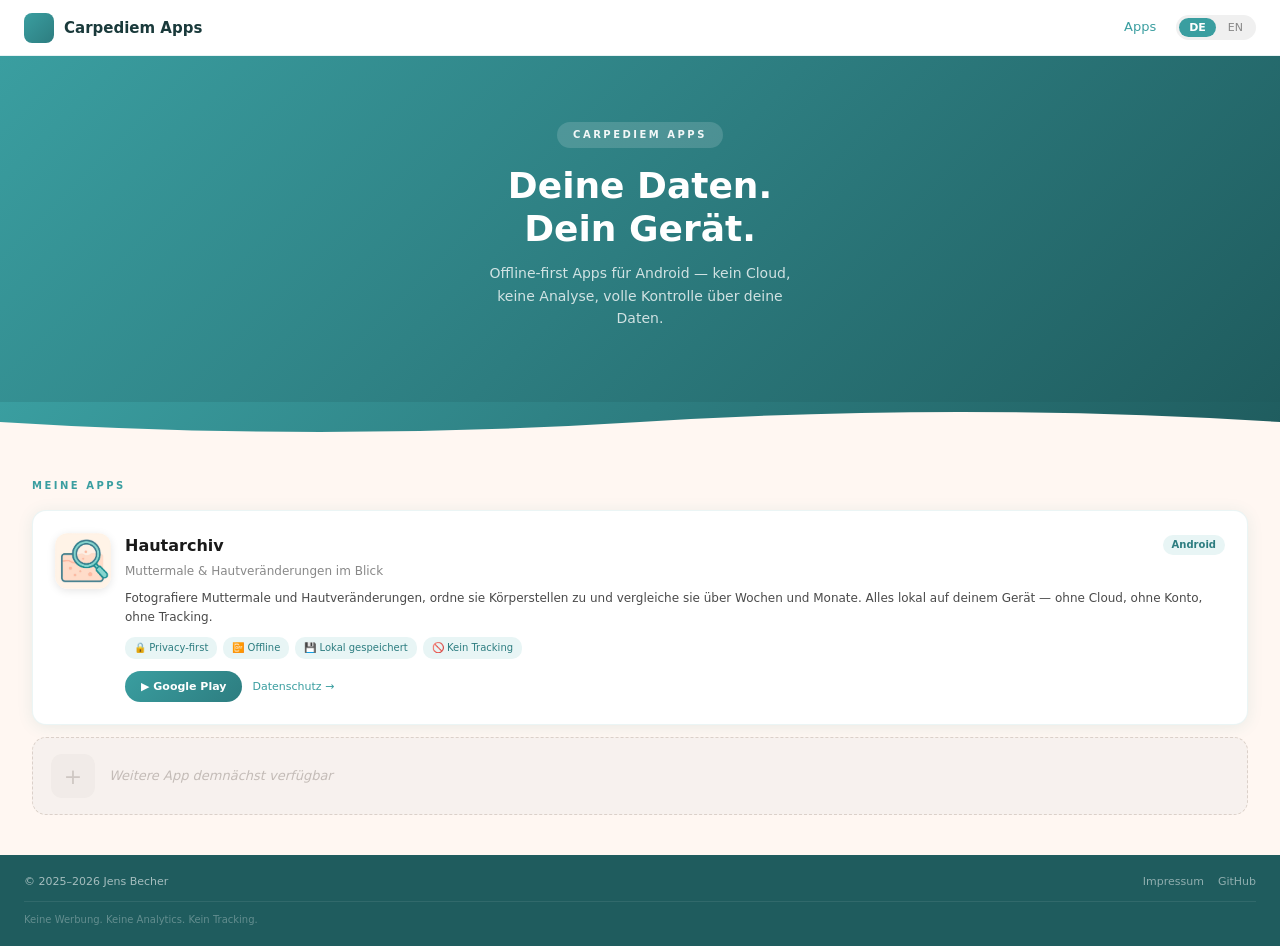
<file: index.html>
<!DOCTYPE html>
<html lang="de" data-lang="de">
<head>
  <meta charset="UTF-8" />
  <meta name="viewport" content="width=device-width, initial-scale=1.0" />
  <meta name="description" content="Carpediem Apps — useful Android apps by Jens Becher, built to last." />
  <title>Carpediem Apps</title>
  <link rel="icon" type="image/png" href="assets/icons/skinlog.png" />
  <link rel="apple-touch-icon" href="assets/icons/skinlog.png" />
  <meta name="theme-color" content="#3A9EA0" />
  <!-- Open Graph / Social preview -->
  <meta property="og:type" content="website" />
  <meta property="og:site_name" content="Carpediem Apps" />
  <meta property="og:title" content="Carpediem Apps" />
  <meta property="og:description" content="Offline-first Apps für Android — kein Cloud, keine Analyse, volle Kontrolle über deine Daten." />
  <meta property="og:url" content="https://carpediem74.github.io/" />
  <meta property="og:image" content="https://carpediem74.github.io/feature-graphic.png" />
  <meta name="twitter:card" content="summary_large_image" />
  <meta name="twitter:title" content="Carpediem Apps" />
  <meta name="twitter:description" content="Offline-first Apps für Android — kein Cloud, keine Analyse, volle Kontrolle über deine Daten." />
  <meta name="twitter:image" content="https://carpediem74.github.io/feature-graphic.png" />
  <link rel="stylesheet" href="assets/style.css" />
</head>
<body>

  <nav class="nav">
    <a class="nav-logo" href="#top">
      <div class="nav-logo-icon"></div>
      <span class="nav-logo-text">Carpediem Apps</span>
    </a>
    <div class="nav-right">
      <a class="nav-link" href="#apps">Apps</a>
      <div class="lang-toggle">
        <button class="lang-btn active" data-lang="de">DE</button>
        <button class="lang-btn" data-lang="en">EN</button>
      </div>
    </div>
  </nav>

  <section id="top" class="hero">
    <p class="hero-badge">CARPEDIEM APPS</p>
    <h1 class="hero-title">
      <span class="lang-de">Deine Daten.<br>Dein Gerät.</span>
      <span class="lang-en">Your data.<br>Your device.</span>
    </h1>
    <p class="hero-subtitle">
      <span class="lang-de">Offline-first Apps für Android — kein Cloud, keine Analyse, volle Kontrolle über deine Daten.</span>
      <span class="lang-en">Offline-first apps for Android — no cloud, no analytics, full control over your data.</span>
    </p>
  </section>

  <div class="wave-wrap" aria-hidden="true">
    <svg viewBox="0 0 1200 40" xmlns="http://www.w3.org/2000/svg"
         preserveAspectRatio="none" style="display:block;width:100%;height:40px">
      <path d="M0,20 Q300,40 600,20 Q900,0 1200,20 L1200,40 L0,40 Z" fill="#FFF7F2"/>
    </svg>
  </div>

  <section id="apps" class="apps-section">
    <p class="section-label">
      <span class="lang-de">MEINE APPS</span>
      <span class="lang-en">MY APPS</span>
    </p>

    <div class="app-card">
      <a href="skinlog/" aria-label="Hautarchiv App-Seite öffnen">
        <img class="app-icon" src="assets/icons/skinlog.png" alt="Hautarchiv" />
      </a>
      <div class="app-info">
        <div class="app-name-row">
          <span class="app-name">Hautarchiv</span>
          <span class="platform-badge">Android</span>
        </div>
        <p class="app-tagline">
          <span class="lang-de">Muttermale &amp; Hautveränderungen im Blick</span>
          <span class="lang-en">Moles &amp; skin changes at a glance</span>
        </p>
        <p class="app-desc">
          <span class="lang-de">Fotografiere Muttermale und Hautveränderungen, ordne sie Körperstellen zu und vergleiche sie über Wochen und Monate. Alles lokal auf deinem Gerät — ohne Cloud, ohne Konto, ohne Tracking.</span>
          <span class="lang-en">Photograph moles and skin changes, assign them to body areas and compare them over weeks and months. Everything local on your device — no cloud, no account, no tracking.</span>
        </p>
        <div class="privacy-badges">
          <span class="privacy-badge">🔒 Privacy-first</span>
          <span class="privacy-badge">📴 Offline</span>
          <span class="privacy-badge">
            <span class="lang-de">💾 Lokal gespeichert</span>
            <span class="lang-en">💾 Local storage</span>
          </span>
          <span class="privacy-badge">
            <span class="lang-de">🚫 Kein Tracking</span>
            <span class="lang-en">🚫 No tracking</span>
          </span>
        </div>
        <div class="app-actions">
          <a class="btn-play" href="https://play.google.com/store/apps/details?id=com.skinlog.skinlog" target="_blank" rel="noopener" aria-label="Hautarchiv on Google Play">
            ▶ Google Play
          </a>
          <a class="privacy-link" href="skinlog/privacy.html">
            <span class="lang-de">Datenschutz →</span>
            <span class="lang-en">Privacy →</span>
          </a>
        </div>
      </div>
    </div>

    <div class="app-placeholder">
      <div class="placeholder-icon">+</div>
      <p class="placeholder-text">
        <span class="lang-de">Weitere App demnächst verfügbar</span>
        <span class="lang-en">More apps coming soon</span>
      </p>
    </div>
  </section>

  <footer class="footer">
    <div class="footer-top">
      <span class="footer-copy">&copy; 2025–2026 Jens Becher</span>
      <div class="footer-links">
        <a href="skinlog/impressum.html">
          <span class="lang-de">Impressum</span>
          <span class="lang-en">Legal</span>
        </a>
        <a href="https://github.com/carpediem74" target="_blank" rel="noopener">GitHub</a>
      </div>
    </div>
    <p class="footer-tagline">
      <span class="lang-de">Keine Werbung. Keine Analytics. Kein Tracking.</span>
      <span class="lang-en">No ads. No analytics. No tracking.</span>
    </p>
  </footer>

  <script src="assets/i18n.js"></script>
</body>
</html>
</file>
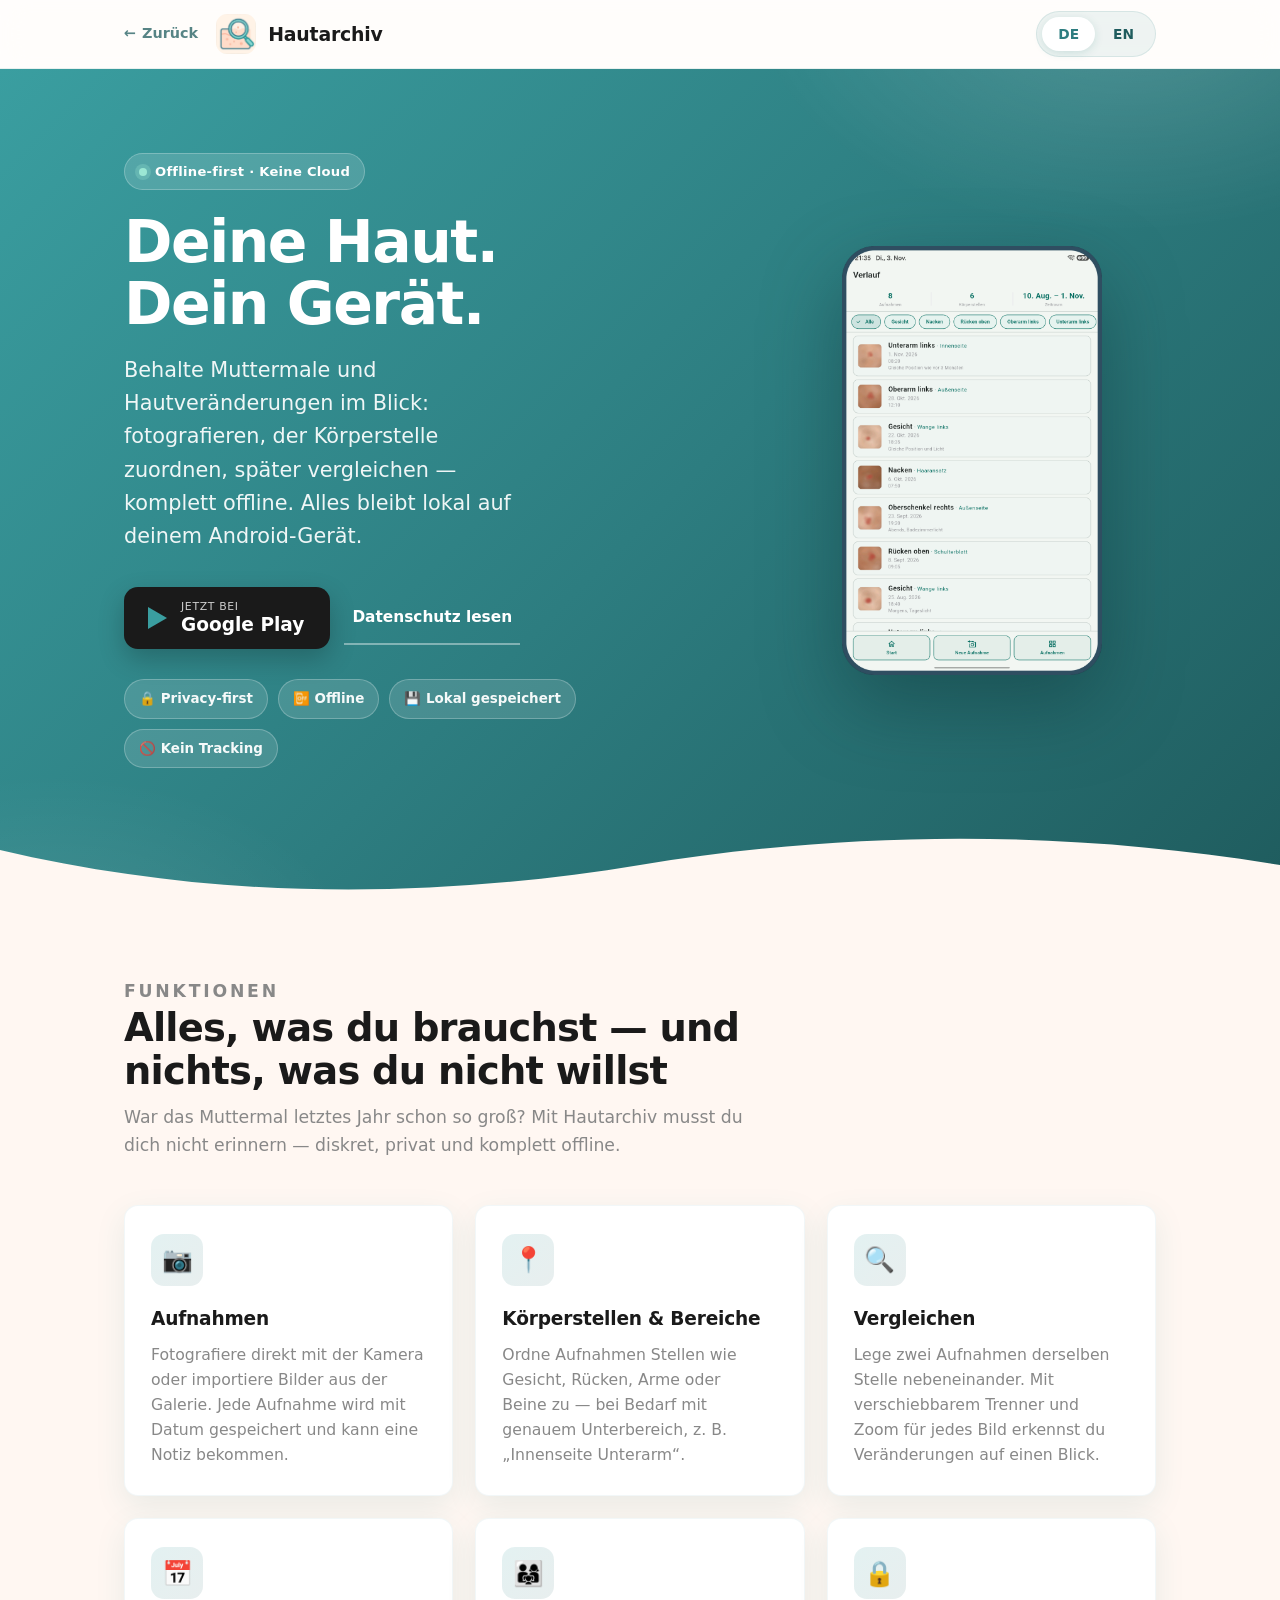
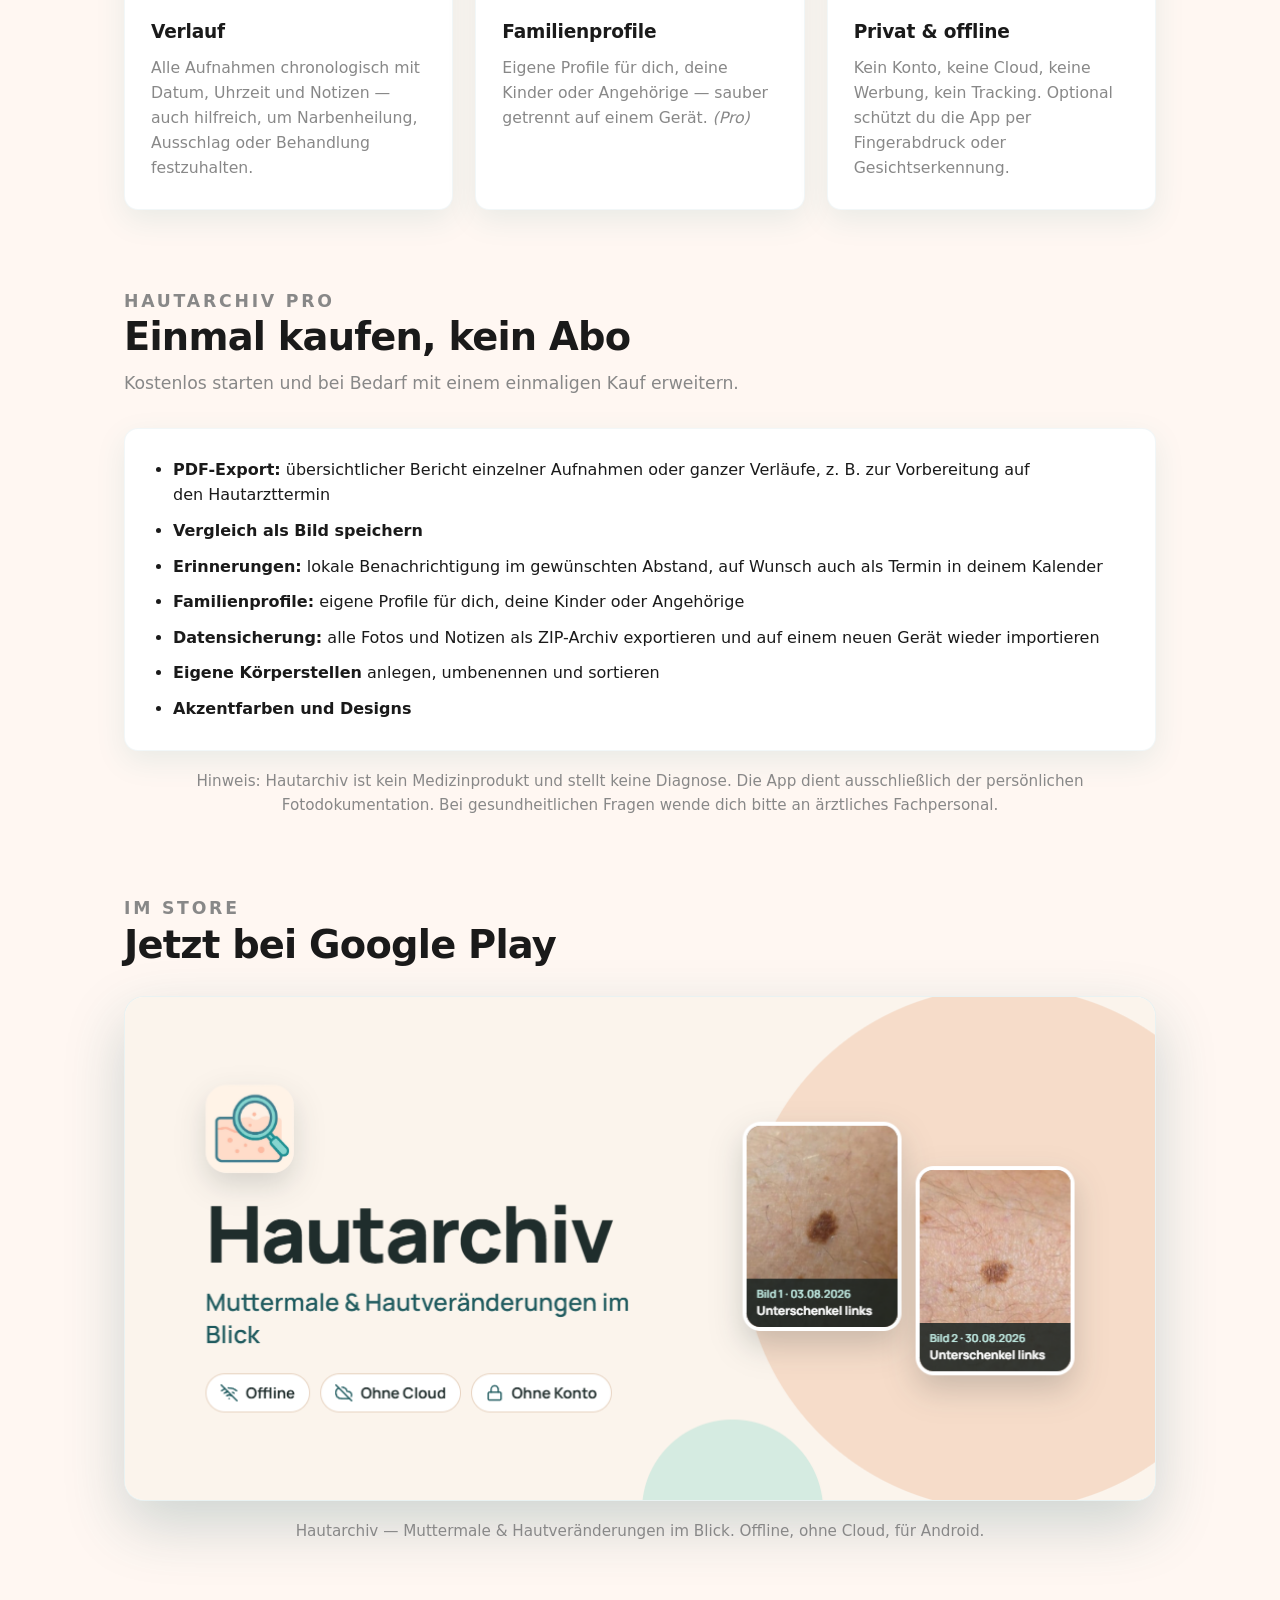
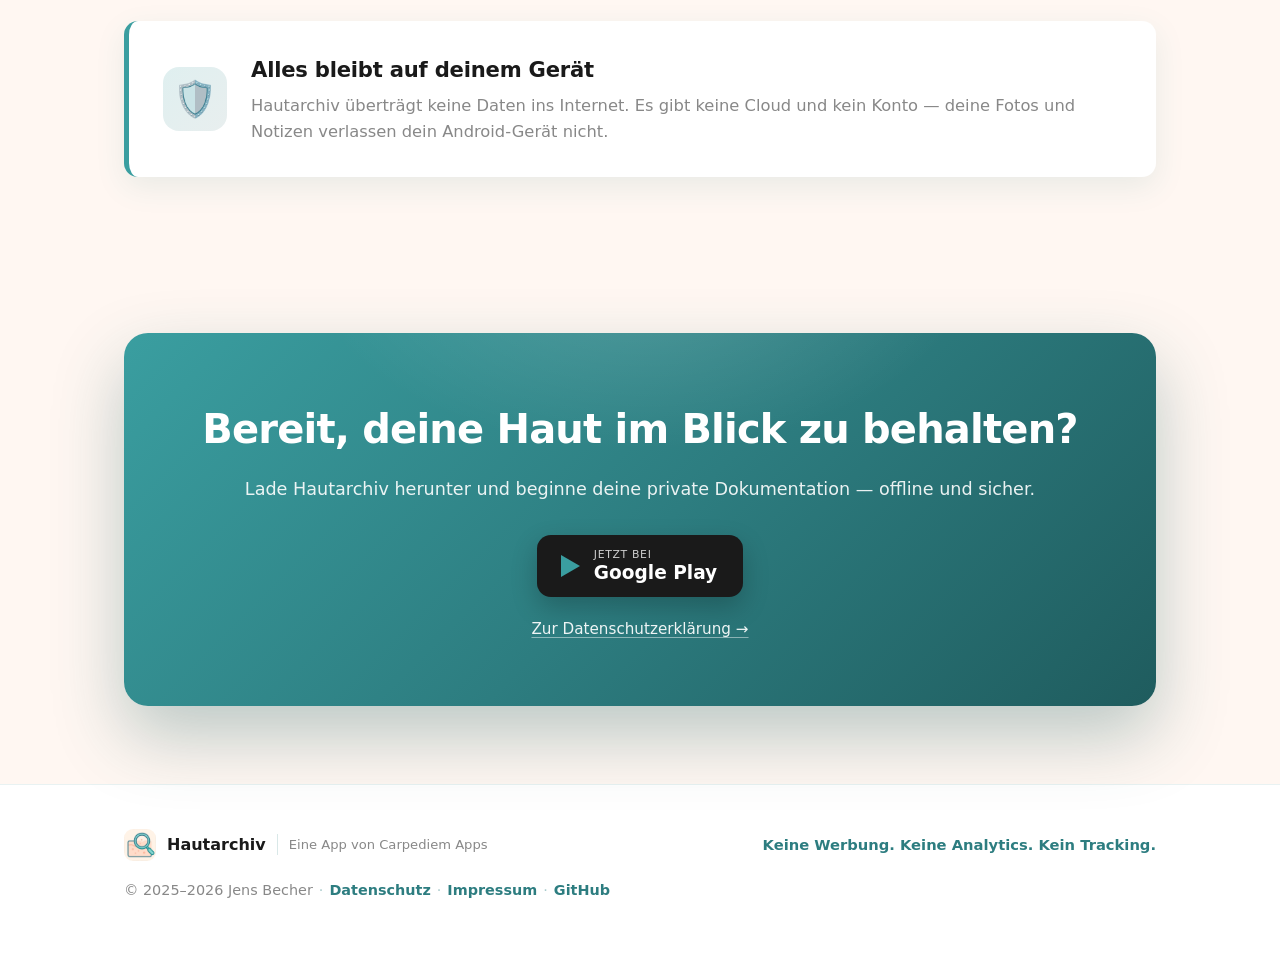
<file: skinlog/index.html>
<!DOCTYPE html>
<html lang="de" data-lang="de">
<head>
<meta charset="UTF-8">
<meta name="viewport" content="width=device-width, initial-scale=1.0">
<title>Hautarchiv — Muttermale &amp; Hautveränderungen privat dokumentieren</title>
<meta name="description" content="Hautarchiv (früher SkinLog) — Muttermale und Hautveränderungen fotografieren, zuordnen und vergleichen. Fotos und Notizen bleiben lokal auf deinem Android-Gerät. Keine Cloud, kein Konto, kein Tracking.">
<link rel="icon" type="image/png" href="../assets/icons/skinlog.png">
<link rel="apple-touch-icon" href="../assets/icons/skinlog.png">
<meta name="theme-color" content="#3A9EA0">
<!-- Open Graph / Social preview -->
<meta property="og:type" content="website">
<meta property="og:site_name" content="Carpediem Apps">
<meta property="og:title" content="Hautarchiv — Muttermale &amp; Hautveränderungen privat dokumentieren">
<meta property="og:description" content="Fotos und Notizen bleiben lokal auf deinem Android-Gerät. Keine Cloud, kein Konto, kein Tracking.">
<meta property="og:url" content="https://carpediem74.github.io/skinlog/">
<meta property="og:image" content="https://carpediem74.github.io/feature-graphic.png">
<meta name="twitter:card" content="summary_large_image">
<meta name="twitter:title" content="Hautarchiv — Muttermale &amp; Hautveränderungen privat dokumentieren">
<meta name="twitter:description" content="Fotos und Notizen bleiben lokal auf deinem Android-Gerät. Keine Cloud, kein Konto, kein Tracking.">
<meta name="twitter:image" content="https://carpediem74.github.io/feature-graphic.png">
<style>
  :root{
    --teal-primary:#3A9EA0;
    --teal-dark:#2D7D80;
    --teal-deep:#1F5C5E;
    --cream:#FFF7F2;
    --white:#FFFFFF;
    --text-primary:#1A1A1A;
    --text-muted:#888888;
    --card-shadow:0 10px 30px rgba(42,125,128,0.10);
    --card-shadow-hover:0 18px 44px rgba(42,125,128,0.18);
    --radius:14px;
    --maxw:1080px;
    --font:system-ui,-apple-system,"Segoe UI",Roboto,Helvetica,Arial,sans-serif;
  }

  *{box-sizing:border-box;}
  html,body{margin:0;padding:0;}
  body{
    font-family:var(--font);
    color:var(--text-primary);
    background:var(--cream);
    line-height:1.6;
    -webkit-font-smoothing:antialiased;
    text-rendering:optimizeLegibility;
  }

  /* i18n visibility */
  [data-lang="de"] .lang-en{display:none !important;}
  [data-lang="en"] .lang-de{display:none !important;}

  img{max-width:100%;display:block;}
  a{color:inherit;}

  .wrap{
    width:100%;
    max-width:var(--maxw);
    margin:0 auto;
    padding:0 24px;
  }

  /* ---------- NAV ---------- */
  nav{
    position:sticky;
    top:0;
    z-index:50;
    background:rgba(255,255,255,0.78);
    backdrop-filter:saturate(180%) blur(14px);
    -webkit-backdrop-filter:saturate(180%) blur(14px);
    border-bottom:1px solid rgba(42,125,128,0.10);
  }
  .nav-inner{
    display:flex;
    align-items:center;
    justify-content:space-between;
    gap:16px;
    height:68px;
  }
  .brand{
    display:flex;
    align-items:center;
    gap:12px;
    font-weight:700;
    font-size:1.18rem;
    letter-spacing:-0.01em;
  }
  .brand-mark{
    width:40px;height:40px;
    border-radius:11px;
    overflow:hidden;
    flex:0 0 auto;
    background:transparent;
  }
  .brand-mark img{width:100%;height:100%;object-fit:contain;filter:drop-shadow(0 5px 12px rgba(31,92,94,0.45)) drop-shadow(0 2px 4px rgba(31,92,94,0.32));}

  .lang-toggle{
    display:inline-flex;
    align-items:center;
    padding:5px;
    gap:2px;
    background:rgba(42,125,128,0.08);
    border-radius:999px;
    border:1px solid rgba(42,125,128,0.12);
  }
  .lang-toggle button{
    appearance:none;
    border:none;
    background:transparent;
    font:inherit;
    font-weight:600;
    font-size:0.86rem;
    color:var(--teal-deep);
    padding:6px 16px;
    border-radius:999px;
    cursor:pointer;
    transition:background .18s ease,color .18s ease,box-shadow .18s ease;
  }
  .lang-toggle button[aria-pressed="true"]{
    background:var(--white);
    color:var(--teal-dark);
    box-shadow:0 2px 8px rgba(42,125,128,0.18);
  }

  /* ---------- HERO ---------- */
  .hero{
    position:relative;
    background:linear-gradient(135deg,var(--teal-primary) 0%,var(--teal-dark) 52%,var(--teal-deep) 100%);
    color:var(--white);
    padding:84px 0 132px;
    overflow:hidden;
  }
  .hero::before{
    content:"";
    position:absolute;
    inset:0;
    background:
      radial-gradient(620px 380px at 88% -8%,rgba(255,255,255,0.16),transparent 60%),
      radial-gradient(520px 320px at 4% 108%,rgba(255,255,255,0.10),transparent 60%);
    pointer-events:none;
  }
  .hero .wrap{position:relative;z-index:1;}
  .hero-grid{
    display:grid;
    grid-template-columns:1.25fr 0.75fr;
    gap:48px;
    align-items:center;
  }
  .hero-badge{
    display:inline-flex;
    align-items:center;
    gap:8px;
    font-size:0.82rem;
    font-weight:600;
    letter-spacing:0.02em;
    padding:7px 14px;
    border-radius:999px;
    background:rgba(255,255,255,0.14);
    border:1px solid rgba(255,255,255,0.24);
    margin-bottom:22px;
  }
  .hero-badge .dot{width:8px;height:8px;border-radius:50%;background:#9be7d4;box-shadow:0 0 0 4px rgba(155,231,212,0.25);}
  .hero h1{
    font-size:clamp(2.3rem,6vw,3.65rem);
    line-height:1.06;
    letter-spacing:-0.025em;
    margin:0 0 18px;
    font-weight:800;
    text-wrap:balance;
  }
  .hero .subtitle{
    font-size:clamp(1.05rem,2.2vw,1.3rem);
    color:rgba(255,255,255,0.92);
    max-width:30ch;
    margin:0 0 34px;
    text-wrap:pretty;
  }
  .hero-actions{display:flex;flex-wrap:wrap;gap:14px;align-items:center;}

  .hero-chips{
    display:flex;
    flex-wrap:wrap;
    gap:10px;
    margin-top:30px;
  }
  .chip{
    display:inline-flex;
    align-items:center;
    gap:7px;
    font-size:0.84rem;
    font-weight:600;
    padding:8px 14px;
    border-radius:999px;
    background:rgba(255,255,255,0.13);
    border:1px solid rgba(255,255,255,0.24);
    color:rgba(255,255,255,0.95);
    white-space:nowrap;
  }

  .hero-shot{justify-self:center;width:260px;}
  .hero-shot img{
    width:100%;height:auto;
    filter:drop-shadow(0 30px 40px rgba(13,52,53,0.45));
  }

  /* ---------- WAVE ---------- */
  .wave{
    display:block;
    width:100%;
    height:90px;
    margin-top:-90px;
    position:relative;
    z-index:2;
    color:var(--cream);
  }

  /* ---------- SECTIONS ---------- */
  section.block{padding:78px 0;}
  .section-head{max-width:640px;margin:0 0 46px;}
  .eyebrow{
    text-transform:uppercase;
    letter-spacing:0.16em;
    font-size:0.76rem;
    font-weight:700;
    color:var(--teal-primary);
    margin:0 0 12px;
  }
  .section-head h2{
    font-size:clamp(1.7rem,3.6vw,2.4rem);
    line-height:1.12;
    letter-spacing:-0.02em;
    margin:0 0 12px;
    font-weight:800;
    text-wrap:balance;
  }
  .section-head p{
    font-size:1.08rem;
    color:var(--text-muted);
    margin:0;
    text-wrap:pretty;
  }

  /* ---------- FEATURES ---------- */
  .features{
    display:grid;
    grid-template-columns:repeat(3,1fr);
    gap:22px;
  }
  .card{
    background:var(--white);
    border-radius:var(--radius);
    box-shadow:var(--card-shadow);
    padding:28px 26px;
    border:1px solid rgba(42,125,128,0.06);
    transition:transform .22s ease,box-shadow .22s ease;
  }
  .card:hover{transform:translateY(-4px);box-shadow:var(--card-shadow-hover);}
  .card .ic{
    width:52px;height:52px;
    border-radius:13px;
    display:flex;align-items:center;justify-content:center;
    font-size:1.55rem;
    background:linear-gradient(135deg,rgba(58,158,160,0.14),rgba(31,92,94,0.10));
    margin-bottom:18px;
  }
  .card h3{
    font-size:1.16rem;
    margin:0 0 8px;
    font-weight:700;
    letter-spacing:-0.01em;
  }
  .card p{margin:0;color:var(--text-muted);font-size:0.98rem;text-wrap:pretty;}

  .pro-list{margin:0;padding-left:22px;color:var(--text-primary);}
  .pro-list li{margin-bottom:10px;text-wrap:pretty;}
  .pro-list li:last-child{margin-bottom:0;}

  /* ---------- SHOWCASE / FEATURE GRAPHIC ---------- */
  .showcase-frame{
    border-radius:20px;
    overflow:hidden;
    box-shadow:0 24px 60px rgba(31,92,94,0.22);
    border:1px solid rgba(42,125,128,0.10);
    background:var(--white);
    line-height:0;
  }
  .showcase-frame img{width:100%;height:auto;display:block;}
  .showcase-caption{
    text-align:center;
    color:var(--text-muted);
    font-size:0.95rem;
    margin:18px 0 0;
  }

  /* ---------- PRIVACY BANNER ---------- */
  .privacy-banner{
    background:var(--white);
    border-left:5px solid var(--teal-primary);
    border-radius:var(--radius);
    box-shadow:var(--card-shadow);
    padding:32px 34px;
    display:flex;
    gap:24px;
    align-items:center;
  }
  .privacy-banner .pb-ic{
    font-size:2.2rem;
    flex:0 0 auto;
    width:64px;height:64px;
    border-radius:16px;
    display:flex;align-items:center;justify-content:center;
    background:linear-gradient(135deg,rgba(58,158,160,0.16),rgba(31,92,94,0.10));
  }
  .privacy-banner h3{margin:0 0 6px;font-size:1.32rem;font-weight:800;letter-spacing:-0.01em;}
  .privacy-banner p{margin:0;color:var(--text-muted);font-size:1.02rem;text-wrap:pretty;}

  /* ---------- CTA ---------- */
  .cta{
    background:linear-gradient(135deg,var(--teal-primary) 0%,var(--teal-dark) 52%,var(--teal-deep) 100%);
    border-radius:24px;
    color:#fff;
    text-align:center;
    padding:64px 32px;
    position:relative;
    overflow:hidden;
    box-shadow:0 30px 70px rgba(31,92,94,0.30);
  }
  .cta::before{
    content:"";position:absolute;inset:0;
    background:radial-gradient(560px 320px at 50% -20%,rgba(255,255,255,0.16),transparent 60%);
    pointer-events:none;
  }
  .cta-inner{position:relative;z-index:1;}
  .cta h2{
    font-size:clamp(1.8rem,4vw,2.5rem);
    margin:0 0 14px;
    font-weight:800;
    letter-spacing:-0.02em;
    text-wrap:balance;
  }
  .cta p{font-size:1.1rem;color:rgba(255,255,255,0.9);margin:0 0 32px;text-wrap:pretty;}

  /* Buttons */
  .btn-play{
    display:inline-flex;
    align-items:center;
    gap:14px;
    background:#1A1A1A;
    color:#fff;
    text-decoration:none;
    padding:14px 26px 14px 22px;
    border-radius:14px;
    transition:transform .18s ease,box-shadow .18s ease,background .18s ease;
    box-shadow:0 10px 26px rgba(0,0,0,0.22);
  }
  .btn-play:hover{transform:translateY(-2px);background:#000;box-shadow:0 16px 34px rgba(0,0,0,0.30);}
  .btn-play .tri{
    width:0;height:0;
    border-style:solid;
    border-width:11px 0 11px 19px;
    border-color:transparent transparent transparent #3A9EA0;
    margin-left:2px;
  }
  .btn-play .pt{text-align:left;line-height:1.15;}
  .btn-play .pt small{display:block;font-size:0.68rem;letter-spacing:0.06em;opacity:0.78;text-transform:uppercase;}
  .btn-play .pt b{font-size:1.16rem;font-weight:700;}

  .link-privacy{
    display:inline-block;
    margin-top:20px;
    color:rgba(255,255,255,0.92);
    font-size:0.95rem;
    text-decoration:underline;
    text-underline-offset:3px;
    text-decoration-color:rgba(255,255,255,0.45);
  }
  .link-privacy:hover{text-decoration-color:#fff;}

  /* hero secondary link */
  .hero-actions .ghost{
    color:#fff;text-decoration:none;font-weight:600;font-size:0.96rem;
    padding:13px 8px;
    border-bottom:2px solid rgba(255,255,255,0.4);
  }
  .hero-actions .ghost:hover{border-bottom-color:#fff;}

  /* ---------- FOOTER ---------- */
  footer{
    background:var(--white);
    border-top:1px solid rgba(42,125,128,0.10);
    padding:44px 0 52px;
    margin-top:78px;
  }
  .footer-inner{
    display:flex;
    flex-wrap:wrap;
    gap:18px 28px;
    align-items:center;
    justify-content:space-between;
  }
  .footer-brand{display:flex;align-items:center;gap:11px;font-weight:700;flex-wrap:wrap;}
  .footer-brand .brand-mark{width:32px;height:32px;border-radius:9px;}
  .footer-family{font-weight:500;font-size:0.82rem;color:var(--text-muted);padding-left:11px;border-left:1px solid rgba(42,125,128,0.18);}
  footer .meta{color:var(--text-muted);font-size:0.9rem;display:flex;flex-wrap:wrap;align-items:center;gap:6px;}
  footer .meta .sep{color:rgba(42,125,128,0.4);}
  footer .meta a{color:var(--teal-dark);text-decoration:none;font-weight:600;}
  footer .meta a:hover{text-decoration:underline;}
  .footer-tagline{
    color:var(--teal-dark);
    font-weight:600;
    font-size:0.92rem;
  }

  /* ---------- RESPONSIVE ---------- */
  @media (max-width:860px){
    .hero-grid{grid-template-columns:1fr;gap:40px;}
    .hero-shot{width:200px;}
    .features{grid-template-columns:repeat(2,1fr);}
    .hero{padding:64px 0 120px;}
  }
  @media (max-width:560px){
    .features{grid-template-columns:1fr;}
    .privacy-banner{flex-direction:column;align-items:flex-start;gap:16px;}
    section.block{padding:56px 0;}
    .nav-inner{height:62px;}
    .brand{font-size:1.06rem;}
    .cta{padding:48px 22px;}
    .footer-inner{flex-direction:column;align-items:flex-start;}
  }
  @media (max-width:360px){
    .wrap{padding:0 16px;}
    .lang-toggle button{padding:6px 12px;}
  }
</style>
</head>
<body>

  <!-- NAV -->
  <nav>
    <div class="wrap nav-inner">
      <div style="display:flex;align-items:center;gap:18px;">
        <a href="../" aria-label="Zurück zur Übersicht" style="display:inline-flex;align-items:center;gap:6px;font-size:0.9rem;font-weight:600;color:var(--teal-deep);text-decoration:none;opacity:0.75;transition:opacity .18s ease;" onmouseover="this.style.opacity='1'" onmouseout="this.style.opacity='0.75'">← <span class="lang-de">Zurück</span><span class="lang-en">Back</span></a>
        <div class="brand">
          <span class="brand-mark"><img src="../assets/icons/skinlog.png" alt="Hautarchiv"></span>
          <span>Hautarchiv</span>
        </div>
      </div>
      <div class="lang-toggle" role="group" aria-label="Sprache / Language">
        <button id="btn-de" data-set-lang="de" aria-pressed="true">DE</button>
        <button id="btn-en" data-set-lang="en" aria-pressed="false">EN</button>
      </div>
    </div>
  </nav>

  <!-- HERO -->
  <header class="hero">
    <div class="wrap">
      <div class="hero-grid">
        <div class="hero-copy">
          <span class="hero-badge">
            <span class="dot"></span>
            <span class="lang-de">Offline-first · Keine Cloud</span>
            <span class="lang-en">Offline-first · No cloud</span>
          </span>
          <h1>
            <span class="lang-de">Deine Haut.<br>Dein Gerät.</span>
            <span class="lang-en">Your skin.<br>Your device.</span>
          </h1>
          <p class="subtitle">
            <span class="lang-de">Behalte Muttermale und Hautveränderungen im Blick: fotografieren, der Körperstelle zuordnen, später vergleichen — komplett offline. Alles bleibt lokal auf deinem Android-Gerät.</span>
            <span class="lang-en">Keep an eye on moles and skin changes: photograph, assign to a body area, compare later — fully offline. Everything stays local on your Android device.</span>
          </p>
          <div class="hero-actions">
            <a class="btn-play" href="https://play.google.com/store/apps/details?id=com.skinlog.skinlog" target="_blank" rel="noopener" aria-label="Google Play">
              <span class="tri"></span>
              <span class="pt">
                <small><span class="lang-de">Jetzt bei</span><span class="lang-en">Get it on</span></small>
                <b>Google Play</b>
              </span>
            </a>
            <a class="ghost" href="privacy.html">
              <span class="lang-de">Datenschutz lesen</span>
              <span class="lang-en">Read privacy policy</span>
            </a>
          </div>

          <div class="hero-chips">
            <span class="chip">🔒 Privacy-first</span>
            <span class="chip">📴 Offline</span>
            <span class="chip">
              <span class="lang-de">💾 Lokal gespeichert</span>
              <span class="lang-en">💾 Local storage</span>
            </span>
            <span class="chip">
              <span class="lang-de">🚫 Kein Tracking</span>
              <span class="lang-en">🚫 No tracking</span>
            </span>
          </div>
        </div>

        <!-- decorative app preview -->
        <div class="hero-shot">
          <img class="lang-de" src="../assets/screenshots/history-de.png" width="828" height="1368" alt="Screenshot Hautarchiv: Verlauf aller Aufnahmen mit Datum, Körperstelle und Notiz">
          <img class="lang-en" src="../assets/screenshots/history-en.png" width="828" height="1368" alt="Hautarchiv screenshot: history of all photos with date, body area and note">
        </div>
      </div>
    </div>
  </header>

  <!-- WAVE DIVIDER -->
  <svg class="wave" viewBox="0 0 1440 90" preserveAspectRatio="none" aria-hidden="true">
    <path fill="currentColor" d="M0,40 C240,90 480,90 720,55 C960,20 1200,20 1440,55 L1440,90 L0,90 Z"></path>
  </svg>

  <!-- FEATURES -->
  <section class="block" id="features">
    <div class="wrap">
      <div class="section-head">
        <p class="eyebrow"><span class="lang-de">Funktionen</span><span class="lang-en">Features</span></p>
        <h2>
          <span class="lang-de">Alles, was du brauchst — und nichts, was du nicht willst</span>
          <span class="lang-en">Everything you need — and nothing you don't</span>
        </h2>
        <p>
          <span class="lang-de">War das Muttermal letztes Jahr schon so groß? Mit Hautarchiv musst du dich nicht erinnern — diskret, privat und komplett offline.</span>
          <span class="lang-en">Was that mole this big last year? With Hautarchiv you don't have to remember — discreet, private and completely offline.</span>
        </p>
      </div>

      <div class="features">
        <article class="card">
          <div class="ic">📷</div>
          <h3><span class="lang-de">Aufnahmen</span><span class="lang-en">Photos</span></h3>
          <p>
            <span class="lang-de">Fotografiere direkt mit der Kamera oder importiere Bilder aus der Galerie. Jede Aufnahme wird mit Datum gespeichert und kann eine Notiz bekommen.</span>
            <span class="lang-en">Take photos with the camera or import them from your gallery. Each photo is saved with its date and can carry a note.</span>
          </p>
        </article>

        <article class="card">
          <div class="ic">📍</div>
          <h3><span class="lang-de">Körperstellen &amp; Bereiche</span><span class="lang-en">Body areas</span></h3>
          <p>
            <span class="lang-de">Ordne Aufnahmen Stellen wie Gesicht, Rücken, Arme oder Beine zu — bei Bedarf mit genauem Unterbereich, z. B. „Innenseite Unterarm“.</span>
            <span class="lang-en">Assign photos to areas such as face, back, arms or legs — with a precise sub-area if needed, e.g. “inner forearm”.</span>
          </p>
        </article>

        <article class="card">
          <div class="ic">🔍</div>
          <h3><span class="lang-de">Vergleichen</span><span class="lang-en">Compare</span></h3>
          <p>
            <span class="lang-de">Lege zwei Aufnahmen derselben Stelle nebeneinander. Mit verschiebbarem Trenner und Zoom für jedes Bild erkennst du Veränderungen auf einen Blick.</span>
            <span class="lang-en">Place two photos of the same spot side by side. A movable divider and zoom for each image let you see changes at a glance.</span>
          </p>
        </article>

        <article class="card">
          <div class="ic">📅</div>
          <h3><span class="lang-de">Verlauf</span><span class="lang-en">History</span></h3>
          <p>
            <span class="lang-de">Alle Aufnahmen chronologisch mit Datum, Uhrzeit und Notizen — auch hilfreich, um Narbenheilung, Ausschlag oder Behandlung festzuhalten.</span>
            <span class="lang-en">All photos in chronological order with date, time and notes — also useful to document how a scar heals, a rash develops or a treatment goes.</span>
          </p>
        </article>

        <article class="card">
          <div class="ic">👨‍👩‍👧</div>
          <h3><span class="lang-de">Familienprofile</span><span class="lang-en">Family profiles</span></h3>
          <p>
            <span class="lang-de">Eigene Profile für dich, deine Kinder oder Angehörige — sauber getrennt auf einem Gerät. <em>(Pro)</em></span>
            <span class="lang-en">Separate profiles for you, your children or relatives — kept apart on one device. <em>(Pro)</em></span>
          </p>
        </article>

        <article class="card">
          <div class="ic">🔒</div>
          <h3><span class="lang-de">Privat &amp; offline</span><span class="lang-en">Private &amp; offline</span></h3>
          <p>
            <span class="lang-de">Kein Konto, keine Cloud, keine Werbung, kein Tracking. Optional schützt du die App per Fingerabdruck oder Gesichtserkennung.</span>
            <span class="lang-en">No account, no cloud, no ads, no tracking. Optionally lock the app with your fingerprint or face unlock.</span>
          </p>
        </article>
      </div>
    </div>
  </section>

  <!-- PRO -->
  <section class="block" style="padding-top:0;">
    <div class="wrap">
      <div class="section-head" style="margin-bottom:30px;">
        <p class="eyebrow">Hautarchiv Pro</p>
        <h2>
          <span class="lang-de">Einmal kaufen, kein Abo</span>
          <span class="lang-en">One-time purchase, no subscription</span>
        </h2>
        <p>
          <span class="lang-de">Kostenlos starten und bei Bedarf mit einem einmaligen Kauf erweitern.</span>
          <span class="lang-en">Start for free and upgrade with a single purchase whenever you like.</span>
        </p>
      </div>
      <div class="card">
        <ul class="pro-list">
          <li><span class="lang-de"><b>PDF-Export:</b> übersichtlicher Bericht einzelner Aufnahmen oder ganzer Verläufe, z. B. zur Vorbereitung auf den Hautarzttermin</span><span class="lang-en"><b>PDF export:</b> clear reports of single photos or complete histories, e.g. to prepare for a dermatologist appointment</span></li>
          <li><span class="lang-de"><b>Vergleich als Bild speichern</b></span><span class="lang-en"><b>Save comparisons as an image</b></span></li>
          <li><span class="lang-de"><b>Erinnerungen:</b> lokale Benachrichtigung im gewünschten Abstand, auf Wunsch auch als Termin in deinem Kalender</span><span class="lang-en"><b>Reminders:</b> local notifications at the interval you choose, optionally as an event in your calendar</span></li>
          <li><span class="lang-de"><b>Familienprofile:</b> eigene Profile für dich, deine Kinder oder Angehörige</span><span class="lang-en"><b>Family profiles:</b> separate profiles for you, your children or relatives</span></li>
          <li><span class="lang-de"><b>Datensicherung:</b> alle Fotos und Notizen als ZIP-Archiv exportieren und auf einem neuen Gerät wieder importieren</span><span class="lang-en"><b>Backup:</b> export all photos and notes as a ZIP archive and import them on a new device</span></li>
          <li><span class="lang-de"><b>Eigene Körperstellen</b> anlegen, umbenennen und sortieren</span><span class="lang-en"><b>Custom body areas:</b> create, rename and reorder</span></li>
          <li><span class="lang-de"><b>Akzentfarben und Designs</b></span><span class="lang-en"><b>Accent colors and themes</b></span></li>
        </ul>
      </div>
      <p class="showcase-caption">
        <span class="lang-de">Hinweis: Hautarchiv ist kein Medizinprodukt und stellt keine Diagnose. Die App dient ausschließlich der persönlichen Fotodokumentation. Bei gesundheitlichen Fragen wende dich bitte an ärztliches Fachpersonal.</span>
        <span class="lang-en">Note: Hautarchiv is not a medical device and does not provide a diagnosis. The app is intended solely for personal photo documentation. For health concerns, please consult a medical professional.</span>
      </p>
    </div>
  </section>

  <!-- SHOWCASE -->
  <section class="block" style="padding-top:0;">
    <div class="wrap">
      <div class="section-head" style="margin-bottom:30px;">
        <p class="eyebrow"><span class="lang-de">Im Store</span><span class="lang-en">On the store</span></p>
        <h2>
          <span class="lang-de">Jetzt bei Google Play</span>
          <span class="lang-en">Now on Google Play</span>
        </h2>
      </div>
      <div class="showcase-frame">
        <img src="../feature-graphic.png" alt="Hautarchiv — Muttermale und Hautveränderungen im Blick. Offline, ohne Cloud, ohne Konto.">
      </div>
      <p class="showcase-caption">
        <span class="lang-de">Hautarchiv — Muttermale &amp; Hautveränderungen im Blick. Offline, ohne Cloud, für Android.</span>
        <span class="lang-en">Hautarchiv — Moles &amp; skin changes at a glance. Offline, no cloud, for Android.</span>
      </p>
    </div>
  </section>

  <!-- PRIVACY BANNER -->
  <section class="block" style="padding-top:0;">
    <div class="wrap">
      <div class="privacy-banner">
        <div class="pb-ic">🛡️</div>
        <div>
          <h3>
            <span class="lang-de">Alles bleibt auf deinem Gerät</span>
            <span class="lang-en">Everything stays on your device</span>
          </h3>
          <p>
            <span class="lang-de">Hautarchiv überträgt keine Daten ins Internet. Es gibt keine Cloud und kein Konto — deine Fotos und Notizen verlassen dein Android-Gerät nicht.</span>
            <span class="lang-en">Hautarchiv never transmits data to the internet. There is no cloud and no account — your photos and notes never leave your Android device.</span>
          </p>
        </div>
      </div>
    </div>
  </section>

  <!-- CTA -->
  <section class="block" style="padding-bottom:0;">
    <div class="wrap">
      <div class="cta">
        <div class="cta-inner">
          <h2>
            <span class="lang-de">Bereit, deine Haut im Blick zu behalten?</span>
            <span class="lang-en">Ready to keep an eye on your skin?</span>
          </h2>
          <p>
            <span class="lang-de">Lade Hautarchiv herunter und beginne deine private Dokumentation — offline und sicher.</span>
            <span class="lang-en">Download Hautarchiv and start your private documentation — offline and secure.</span>
          </p>
          <a class="btn-play" href="https://play.google.com/store/apps/details?id=com.skinlog.skinlog" target="_blank" rel="noopener" aria-label="Google Play">
            <span class="tri"></span>
            <span class="pt">
              <small><span class="lang-de">Jetzt bei</span><span class="lang-en">Get it on</span></small>
              <b>Google Play</b>
            </span>
          </a>
          <div>
            <a class="link-privacy" href="privacy.html">
              <span class="lang-de">Zur Datenschutzerklärung →</span>
              <span class="lang-en">Read the privacy policy →</span>
            </a>
          </div>
        </div>
      </div>
    </div>
  </section>

  <!-- FOOTER -->
  <footer>
    <div class="wrap footer-inner">
      <div class="footer-brand">
        <span class="brand-mark"><img src="../assets/icons/skinlog.png" alt="Hautarchiv"></span>
        <span>Hautarchiv</span>
        <span class="footer-family">
          <span class="lang-de">Eine App von Carpediem Apps</span>
          <span class="lang-en">An app by Carpediem Apps</span>
        </span>
      </div>
      <div class="footer-tagline">
        <span class="lang-de">Keine Werbung. Keine Analytics. Kein Tracking.</span>
        <span class="lang-en">No ads. No analytics. No tracking.</span>
      </div>
      <div class="meta">
        © 2025–2026 Jens Becher
        <span class="sep">·</span><a href="privacy.html"><span class="lang-de">Datenschutz</span><span class="lang-en">Privacy</span></a>
        <span class="sep">·</span><a href="impressum.html"><span class="lang-de">Impressum</span><span class="lang-en">Legal</span></a>
        <span class="sep">·</span><a href="https://github.com/carpediem74" target="_blank" rel="noopener">GitHub</a>
      </div>
    </div>
  </footer>

<script>
  (function(){
    var KEY = "carpediem-lang";
    var html = document.documentElement;
    var btnDe = document.getElementById("btn-de");
    var btnEn = document.getElementById("btn-en");

    function apply(lang){
      if(lang !== "de" && lang !== "en"){ lang = "de"; }
      html.setAttribute("data-lang", lang);
      html.setAttribute("lang", lang);
      btnDe.setAttribute("aria-pressed", String(lang === "de"));
      btnEn.setAttribute("aria-pressed", String(lang === "en"));
      try{ localStorage.setItem(KEY, lang); }catch(e){}
    }

    var saved = "de";
    try{ saved = localStorage.getItem(KEY) || "de"; }catch(e){}
    apply(saved);

    document.querySelectorAll("[data-set-lang]").forEach(function(b){
      b.addEventListener("click", function(){
        apply(b.getAttribute("data-set-lang"));
      });
    });
  })();
</script>
</body>
</html>
</file>
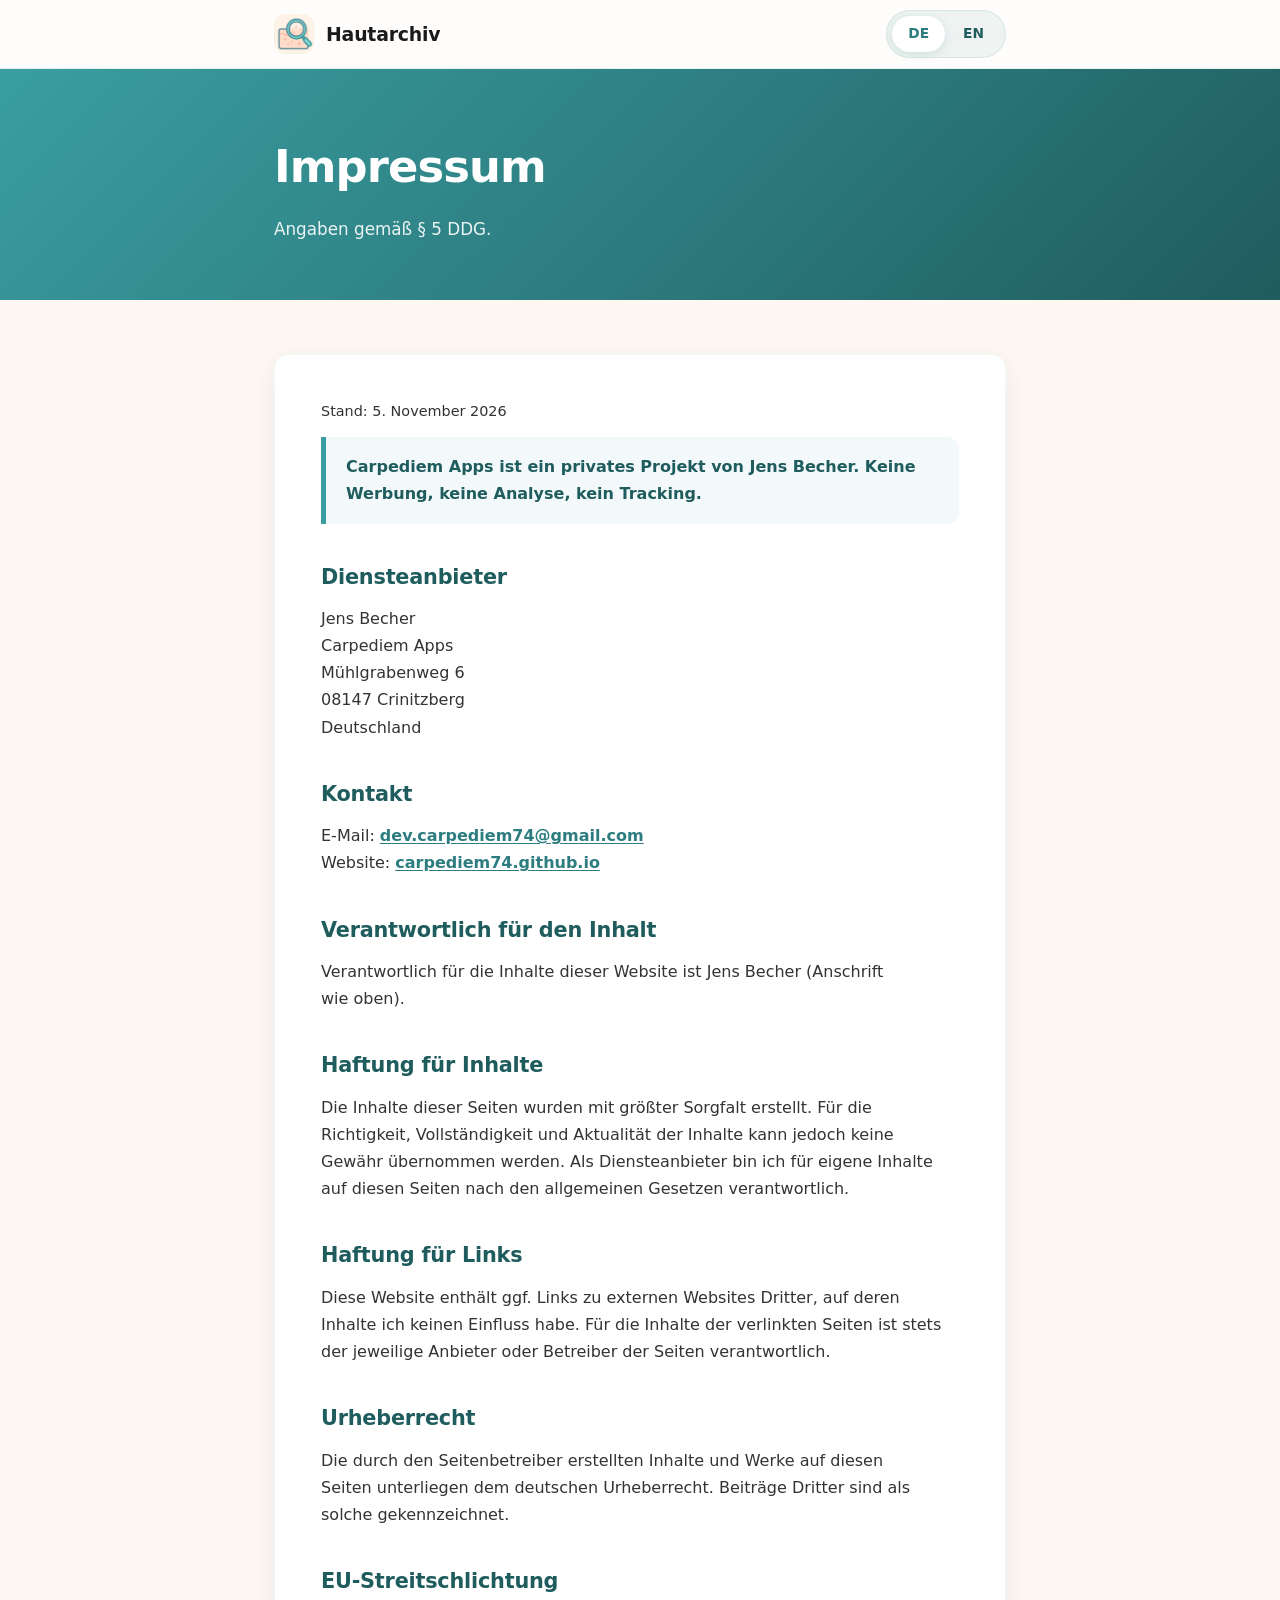
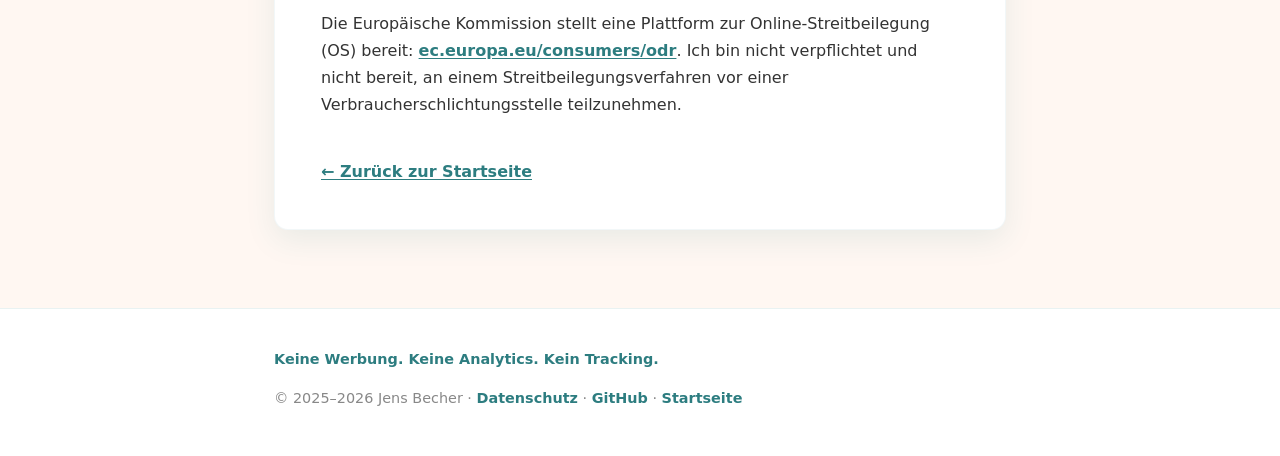
<file: skinlog/impressum.html>
<!DOCTYPE html>
<html lang="de" data-lang="de">
<head>
<meta charset="UTF-8">
<meta name="viewport" content="width=device-width, initial-scale=1.0">
<title>Impressum — Hautarchiv · Carpediem Apps</title>
<meta name="description" content="Impressum / Legal notice — Hautarchiv, Carpediem Apps, Jens Becher.">
<link rel="icon" type="image/png" href="../assets/icons/skinlog.png">
<meta name="theme-color" content="#3A9EA0">
<style>
  :root{
    --teal-primary:#3A9EA0;
    --teal-dark:#2D7D80;
    --teal-deep:#1F5C5E;
    --cream:#FFF7F2;
    --white:#FFFFFF;
    --text-primary:#1A1A1A;
    --text-muted:#888888;
    --card-shadow:0 10px 30px rgba(42,125,128,0.10);
    --radius:14px;
    --maxw:780px;
    --font:system-ui,-apple-system,"Segoe UI",Roboto,Helvetica,Arial,sans-serif;
  }
  *{box-sizing:border-box;}
  html,body{margin:0;padding:0;}
  body{
    font-family:var(--font);
    color:var(--text-primary);
    background:var(--cream);
    line-height:1.7;
    -webkit-font-smoothing:antialiased;
  }
  [data-lang="de"] .lang-en{display:none !important;}
  [data-lang="en"] .lang-de{display:none !important;}
  img{max-width:100%;display:block;}

  .wrap{width:100%;max-width:var(--maxw);margin:0 auto;padding:0 24px;}

  nav{
    position:sticky;top:0;z-index:50;
    background:rgba(255,255,255,0.78);
    backdrop-filter:saturate(180%) blur(14px);
    -webkit-backdrop-filter:saturate(180%) blur(14px);
    border-bottom:1px solid rgba(42,125,128,0.10);
  }
  .nav-inner{display:flex;align-items:center;justify-content:space-between;gap:16px;height:68px;max-width:var(--maxw);margin:0 auto;padding:0 24px;}
  .brand{display:flex;align-items:center;gap:12px;font-weight:700;font-size:1.18rem;letter-spacing:-0.01em;text-decoration:none;color:inherit;}
  .brand-mark{width:40px;height:40px;border-radius:11px;overflow:hidden;flex:0 0 auto;background:transparent;}
  .brand-mark img{width:100%;height:100%;object-fit:contain;filter:drop-shadow(0 5px 12px rgba(31,92,94,0.45)) drop-shadow(0 2px 4px rgba(31,92,94,0.32));}
  .lang-toggle{display:inline-flex;align-items:center;padding:5px;gap:2px;background:rgba(42,125,128,0.08);border-radius:999px;border:1px solid rgba(42,125,128,0.12);}
  .lang-toggle button{appearance:none;border:none;background:transparent;font:inherit;font-weight:600;font-size:0.86rem;color:var(--teal-deep);padding:6px 16px;border-radius:999px;cursor:pointer;transition:background .18s ease,color .18s ease,box-shadow .18s ease;}
  .lang-toggle button[aria-pressed="true"]{background:var(--white);color:var(--teal-dark);box-shadow:0 2px 8px rgba(42,125,128,0.18);}

  .page-hero{
    background:linear-gradient(135deg,var(--teal-primary) 0%,var(--teal-dark) 52%,var(--teal-deep) 100%);
    color:#fff;padding:60px 0 56px;
  }
  .page-hero h1{font-size:clamp(2rem,5vw,2.8rem);margin:0 0 10px;font-weight:800;letter-spacing:-0.02em;text-wrap:balance;}
  .page-hero p{margin:0;color:rgba(255,255,255,0.9);font-size:1.05rem;}

  main{padding:54px 0 30px;}
  .doc{
    background:var(--white);
    border-radius:var(--radius);
    box-shadow:var(--card-shadow);
    border:1px solid rgba(42,125,128,0.06);
    padding:44px 46px;
  }
  .doc h2{font-size:1.3rem;margin:36px 0 10px;font-weight:800;letter-spacing:-0.01em;color:var(--teal-deep);}
  .doc h2:first-child{margin-top:0;}
  .doc p{margin:0 0 14px;color:#333;text-wrap:pretty;}
  .doc ul{margin:0 0 16px;padding-left:22px;color:#333;}
  .doc li{margin-bottom:7px;}
  .doc strong{color:var(--text-primary);}
  .doc a{color:var(--teal-dark);font-weight:600;text-decoration:underline;text-underline-offset:2px;}
  .addr-placeholder{color:var(--teal-primary);font-weight:600;}
  .addr-note{
    background:rgba(217,119,87,0.08);
    border-left:5px solid #d97757;
    border-radius:0 12px 12px 0;
    padding:14px 18px;
    font-size:0.95rem;
    color:#8a4a32;
  }
  .addr-note span{color:#8a4a32;}
  .updated{color:var(--text-muted);font-size:0.9rem;margin-bottom:28px;}
  .highlight{
    border-left:5px solid var(--teal-primary);
    background:rgba(58,158,160,0.06);
    border-radius:0 12px 12px 0;
    padding:16px 20px;margin:0 0 18px;
  }
  .highlight p{margin:0;font-weight:600;color:var(--teal-deep);}

  .data-tags{display:flex;flex-wrap:wrap;gap:9px;margin:4px 0 4px;}
  .data-tag{
    display:inline-flex;align-items:center;
    font-size:0.9rem;font-weight:600;
    padding:7px 13px;border-radius:999px;
    background:rgba(58,158,160,0.10);
    border:1px solid rgba(42,125,128,0.16);
    color:var(--teal-deep);
  }
  .doc ul{margin:6px 0 14px;}

  .back{display:inline-flex;align-items:center;gap:8px;margin:26px 0 0;color:var(--teal-dark);font-weight:600;text-decoration:none;}
  .back:hover{text-decoration:underline;}

  footer{background:var(--white);border-top:1px solid rgba(42,125,128,0.10);padding:38px 0 46px;margin-top:48px;}
  .footer-inner{display:flex;flex-wrap:wrap;gap:14px 24px;align-items:center;justify-content:space-between;max-width:var(--maxw);margin:0 auto;padding:0 24px;}
  footer .meta{color:var(--text-muted);font-size:0.9rem;}
  footer .meta a{color:var(--teal-dark);text-decoration:none;font-weight:600;}
  .footer-tagline{color:var(--teal-dark);font-weight:600;font-size:0.9rem;}

  @media (max-width:560px){
    .doc{padding:30px 24px;}
    .page-hero{padding:46px 0 42px;}
    .footer-inner{flex-direction:column;align-items:flex-start;}
  }
</style>
</head>
<body>

  <nav>
    <div class="nav-inner">
      <a class="brand" href="index.html">
        <span class="brand-mark"><img src="../assets/icons/skinlog.png" alt="Hautarchiv"></span>
        <span>Hautarchiv</span>
      </a>
      <div class="lang-toggle" role="group" aria-label="Sprache / Language">
        <button id="btn-de" data-set-lang="de" aria-pressed="true">DE</button>
        <button id="btn-en" data-set-lang="en" aria-pressed="false">EN</button>
      </div>
    </div>
  </nav>

  <header class="page-hero">
    <div class="wrap">
      <h1>
        <span class="lang-de">Impressum</span>
        <span class="lang-en">Legal Notice</span>
      </h1>
      <p>
        <span class="lang-de">Angaben gemäß § 5 DDG.</span>
        <span class="lang-en">Information pursuant to § 5 DDG (German Digital Services Act).</span>
      </p>
    </div>
  </header>

  <main>
    <div class="wrap">
      <div class="doc">
        <p class="updated">
          <span class="lang-de">Stand: 5. November 2026</span>
          <span class="lang-en">Last updated: 5 November 2026</span>
        </p>

        <div class="highlight">
          <p>
            <span class="lang-de">Carpediem Apps ist ein privates Projekt von Jens Becher. Keine Werbung, keine Analyse, kein Tracking.</span>
            <span class="lang-en">Carpediem Apps is a private project by Jens Becher. No ads, no analytics, no tracking.</span>
          </p>
        </div>

        <h2><span class="lang-de">Diensteanbieter</span><span class="lang-en">Service Provider</span></h2>
        <p>
          <span class="lang-de">Jens Becher<br>Carpediem Apps<br>M&uuml;hlgrabenweg 6<br>08147 Crinitzberg<br>Deutschland</span>
          <span class="lang-en">Jens Becher<br>Carpediem Apps<br>M&uuml;hlgrabenweg 6<br>08147 Crinitzberg<br>Germany</span>
        </p>

        <h2><span class="lang-de">Kontakt</span><span class="lang-en">Contact</span></h2>
        <p>
          <span class="lang-de">E-Mail: <a href="mailto:dev.carpediem74@gmail.com">dev.carpediem74@gmail.com</a><br>Website: <a href="https://carpediem74.github.io" target="_blank" rel="noopener">carpediem74.github.io</a></span>
          <span class="lang-en">Email: <a href="mailto:dev.carpediem74@gmail.com">dev.carpediem74@gmail.com</a><br>Website: <a href="https://carpediem74.github.io" target="_blank" rel="noopener">carpediem74.github.io</a></span>
        </p>

        <h2><span class="lang-de">Verantwortlich für den Inhalt</span><span class="lang-en">Responsible for content</span></h2>
        <p>
          <span class="lang-de">Verantwortlich für die Inhalte dieser Website ist Jens Becher (Anschrift wie oben).</span>
          <span class="lang-en">Responsible for the content of this website is Jens Becher (address as above).</span>
        </p>

        <h2><span class="lang-de">Haftung für Inhalte</span><span class="lang-en">Liability for content</span></h2>
        <p>
          <span class="lang-de">Die Inhalte dieser Seiten wurden mit größter Sorgfalt erstellt. Für die Richtigkeit, Vollständigkeit und Aktualität der Inhalte kann jedoch keine Gewähr übernommen werden. Als Diensteanbieter bin ich für eigene Inhalte auf diesen Seiten nach den allgemeinen Gesetzen verantwortlich.</span>
          <span class="lang-en">The contents of these pages were created with the greatest care. However, no guarantee can be given for the accuracy, completeness and timeliness of the contents. As a service provider, I am responsible for my own content on these pages in accordance with general law.</span>
        </p>

        <h2><span class="lang-de">Haftung für Links</span><span class="lang-en">Liability for links</span></h2>
        <p>
          <span class="lang-de">Diese Website enthält ggf. Links zu externen Websites Dritter, auf deren Inhalte ich keinen Einfluss habe. Für die Inhalte der verlinkten Seiten ist stets der jeweilige Anbieter oder Betreiber der Seiten verantwortlich.</span>
          <span class="lang-en">This website may contain links to external third-party websites over whose content I have no influence. The respective provider or operator of the linked pages is always responsible for their content.</span>
        </p>

        <h2><span class="lang-de">Urheberrecht</span><span class="lang-en">Copyright</span></h2>
        <p>
          <span class="lang-de">Die durch den Seitenbetreiber erstellten Inhalte und Werke auf diesen Seiten unterliegen dem deutschen Urheberrecht. Beiträge Dritter sind als solche gekennzeichnet.</span>
          <span class="lang-en">The content and works created by the site operator on these pages are subject to German copyright law. Contributions by third parties are marked as such.</span>
        </p>

        <h2><span class="lang-de">EU-Streitschlichtung</span><span class="lang-en">EU dispute resolution</span></h2>
        <p>
          <span class="lang-de">Die Europäische Kommission stellt eine Plattform zur Online-Streitbeilegung (OS) bereit: <a href="https://ec.europa.eu/consumers/odr/" target="_blank" rel="noopener">ec.europa.eu/consumers/odr</a>. Ich bin nicht verpflichtet und nicht bereit, an einem Streitbeilegungsverfahren vor einer Verbraucherschlichtungsstelle teilzunehmen.</span>
          <span class="lang-en">The European Commission provides a platform for online dispute resolution (ODR): <a href="https://ec.europa.eu/consumers/odr/" target="_blank" rel="noopener">ec.europa.eu/consumers/odr</a>. I am neither obliged nor willing to participate in dispute resolution proceedings before a consumer arbitration board.</span>
        </p>

                <a class="back" href="index.html">
          <span class="lang-de">← Zurück zur Startseite</span>
          <span class="lang-en">← Back to home</span>
        </a>
      </div>
    </div>
  </main>

  <footer>
    <div class="footer-inner">
      <div class="footer-tagline">
        <span class="lang-de">Keine Werbung. Keine Analytics. Kein Tracking.</span>
        <span class="lang-en">No ads. No analytics. No tracking.</span>
      </div>
      <div class="meta">
        © 2025–2026 Jens Becher
        · <a href="privacy.html"><span class="lang-de">Datenschutz</span><span class="lang-en">Privacy</span></a>
        · <a href="https://github.com/carpediem74" target="_blank" rel="noopener">GitHub</a>
        · <a href="index.html"><span class="lang-de">Startseite</span><span class="lang-en">Home</span></a>
      </div>
    </div>
  </footer>

<script>
  (function(){
    var KEY = "carpediem-lang";
    var html = document.documentElement;
    var btnDe = document.getElementById("btn-de");
    var btnEn = document.getElementById("btn-en");
    function apply(lang){
      if(lang !== "de" && lang !== "en"){ lang = "de"; }
      html.setAttribute("data-lang", lang);
      html.setAttribute("lang", lang);
      btnDe.setAttribute("aria-pressed", String(lang === "de"));
      btnEn.setAttribute("aria-pressed", String(lang === "en"));
      try{ localStorage.setItem(KEY, lang); }catch(e){}
    }
    var saved = "de";
    try{ saved = localStorage.getItem(KEY) || "de"; }catch(e){}
    apply(saved);
    document.querySelectorAll("[data-set-lang]").forEach(function(b){
      b.addEventListener("click", function(){ apply(b.getAttribute("data-set-lang")); });
    });
  })();
</script>
</body>
</html>
</file>
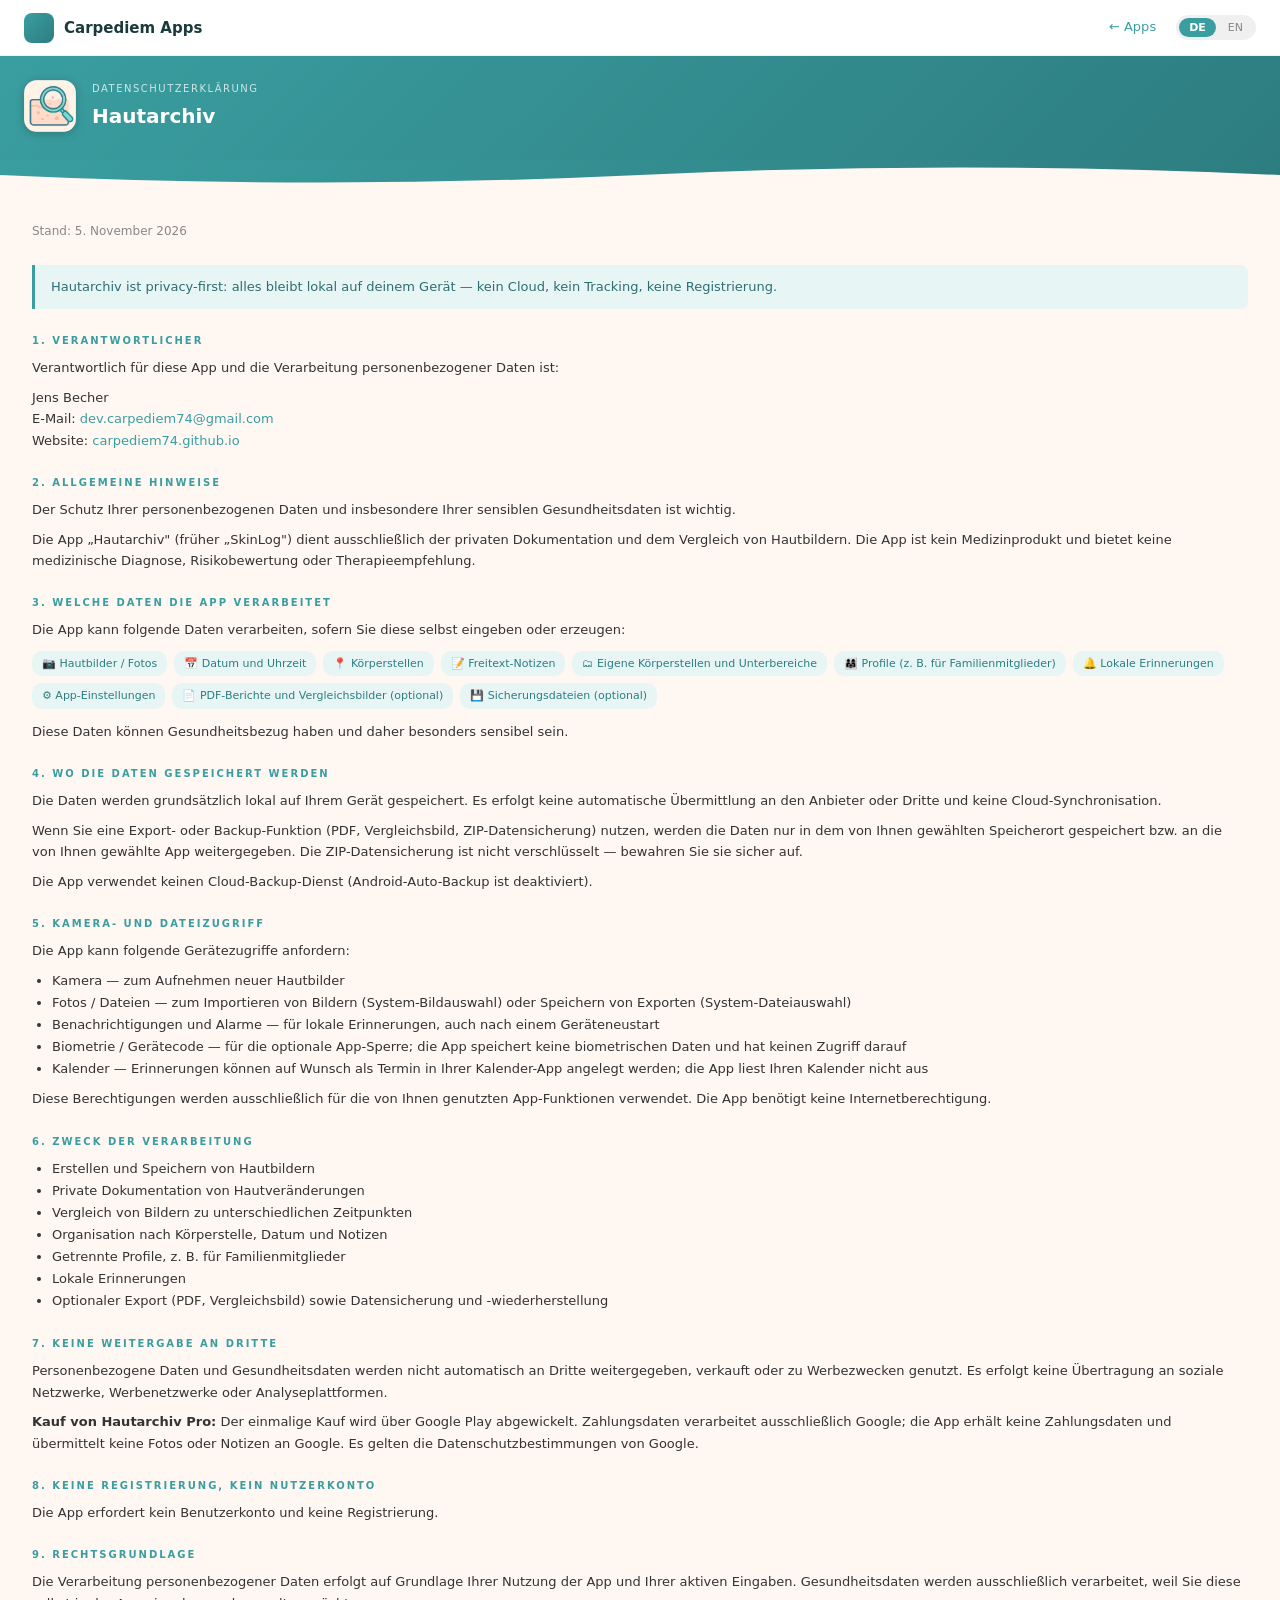
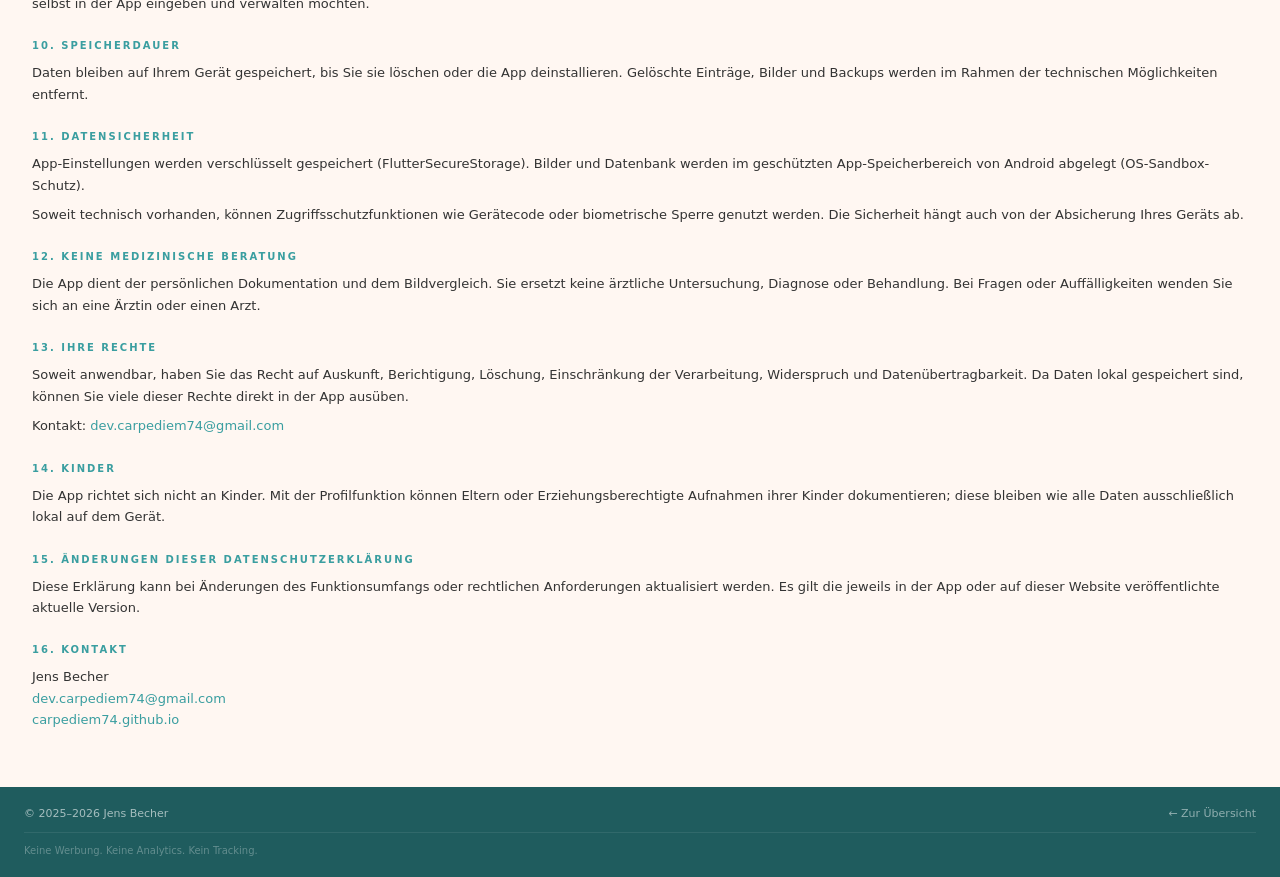
<file: skinlog/privacy.html>
<!DOCTYPE html>
<html lang="de" data-lang="de">
<head>
  <meta charset="UTF-8" />
  <meta name="viewport" content="width=device-width, initial-scale=1.0" />
  <meta name="description" content="Datenschutzerklärung Hautarchiv (früher SkinLog) / Privacy Policy Hautarchiv (formerly SkinLog)" />
  <title>Hautarchiv — Datenschutz / Privacy</title>
  <link rel="icon" type="image/png" href="../assets/icons/skinlog.png" />
  <meta name="theme-color" content="#3A9EA0" />
  <link rel="stylesheet" href="../assets/style.css" />
</head>
<body>

  <nav class="nav">
    <a class="nav-logo" href="../index.html">
      <div class="nav-logo-icon"></div>
      <span class="nav-logo-text">Carpediem Apps</span>
    </a>
    <div class="nav-right">
      <a class="nav-link" href="../index.html">← Apps</a>
      <div class="lang-toggle">
        <button class="lang-btn active" data-lang="de">DE</button>
        <button class="lang-btn" data-lang="en">EN</button>
      </div>
    </div>
  </nav>

  <div class="privacy-header">
    <img class="privacy-header-icon" src="../assets/icons/skinlog.png" alt="Hautarchiv" />
    <div>
      <p class="privacy-header-label">
        <span class="lang-de">DATENSCHUTZERKLÄRUNG</span>
        <span class="lang-en">PRIVACY POLICY</span>
      </p>
      <p class="privacy-header-app">Hautarchiv</p>
    </div>
  </div>

  <div class="wave-wrap slim" aria-hidden="true">
    <svg viewBox="0 0 1200 30" xmlns="http://www.w3.org/2000/svg"
         preserveAspectRatio="none" style="display:block;width:100%;height:30px">
      <path d="M0,15 Q300,30 600,15 Q900,0 1200,15 L1200,30 L0,30 Z" fill="#FFF7F2"/>
    </svg>
  </div>

  <main class="privacy-content">

    <p class="policy-date">
      <span class="lang-de">Stand: 5. November 2026</span>
      <span class="lang-en">Last updated: 5 November 2026</span>
    </p>

    <div class="privacy-banner">
      <p>
        <span class="lang-de">Hautarchiv ist privacy-first: alles bleibt lokal auf deinem Gerät — kein Cloud, kein Tracking, keine Registrierung.</span>
        <span class="lang-en">Hautarchiv is privacy-first: everything stays local on your device — no cloud, no tracking, no account required.</span>
      </p>
    </div>

    <div class="policy-section">
      <h2><span class="lang-de">1. Verantwortlicher</span><span class="lang-en">1. Data Controller</span></h2>
      <div class="lang-de">
        <p>Verantwortlich für diese App und die Verarbeitung personenbezogener Daten ist:</p>
        <p>Jens Becher<br>E-Mail: <a href="mailto:dev.carpediem74@gmail.com">dev.carpediem74@gmail.com</a><br>Website: <a href="https://carpediem74.github.io">carpediem74.github.io</a></p>
      </div>
      <div class="lang-en">
        <p>Responsible for this app and the processing of personal data:</p>
        <p>Jens Becher<br>Email: <a href="mailto:dev.carpediem74@gmail.com">dev.carpediem74@gmail.com</a><br>Website: <a href="https://carpediem74.github.io">carpediem74.github.io</a></p>
      </div>
    </div>

    <div class="policy-section">
      <h2><span class="lang-de">2. Allgemeine Hinweise</span><span class="lang-en">2. General Information</span></h2>
      <div class="lang-de">
        <p>Der Schutz Ihrer personenbezogenen Daten und insbesondere Ihrer sensiblen Gesundheitsdaten ist wichtig.</p>
        <p>Die App „Hautarchiv" (früher „SkinLog") dient ausschließlich der privaten Dokumentation und dem Vergleich von Hautbildern. Die App ist kein Medizinprodukt und bietet keine medizinische Diagnose, Risikobewertung oder Therapieempfehlung.</p>
      </div>
      <div class="lang-en">
        <p>The protection of your personal data, especially sensitive health data, is important.</p>
        <p>The app "Hautarchiv" (formerly "SkinLog") is used exclusively for the private documentation and comparison of skin images. It is not a medical device and does not provide medical diagnosis, risk assessment, or treatment recommendations.</p>
      </div>
    </div>

    <div class="policy-section">
      <h2><span class="lang-de">3. Welche Daten die App verarbeitet</span><span class="lang-en">3. Data Processed by the App</span></h2>
      <div class="lang-de">
        <p>Die App kann folgende Daten verarbeiten, sofern Sie diese selbst eingeben oder erzeugen:</p>
        <div class="data-tags">
          <span class="data-tag">📷 Hautbilder / Fotos</span>
          <span class="data-tag">📅 Datum und Uhrzeit</span>
          <span class="data-tag">📍 Körperstellen</span>
          <span class="data-tag">📝 Freitext-Notizen</span>
          <span class="data-tag">🗂 Eigene Körperstellen und Unterbereiche</span>
          <span class="data-tag">👨‍👩‍👧 Profile (z. B. für Familienmitglieder)</span>
          <span class="data-tag">🔔 Lokale Erinnerungen</span>
          <span class="data-tag">⚙️ App-Einstellungen</span>
          <span class="data-tag">📄 PDF-Berichte und Vergleichsbilder (optional)</span>
          <span class="data-tag">💾 Sicherungsdateien (optional)</span>
        </div>
        <p style="margin-top:12px">Diese Daten können Gesundheitsbezug haben und daher besonders sensibel sein.</p>
      </div>
      <div class="lang-en">
        <p>The app may process the following data, provided you enter or generate it yourself:</p>
        <div class="data-tags">
          <span class="data-tag">📷 Skin images / photos</span>
          <span class="data-tag">📅 Date and time</span>
          <span class="data-tag">📍 Body areas</span>
          <span class="data-tag">📝 Free-text notes</span>
          <span class="data-tag">🗂 Custom body areas and sub-areas</span>
          <span class="data-tag">👨‍👩‍👧 Profiles (e.g. for family members)</span>
          <span class="data-tag">🔔 Local reminders</span>
          <span class="data-tag">⚙️ App settings</span>
          <span class="data-tag">📄 PDF reports and comparison images (optional)</span>
          <span class="data-tag">💾 Backup files (optional)</span>
        </div>
        <p style="margin-top:12px">This data may have health relevance and be particularly sensitive.</p>
      </div>
    </div>

    <div class="policy-section">
      <h2><span class="lang-de">4. Wo die Daten gespeichert werden</span><span class="lang-en">4. Where Data is Stored</span></h2>
      <div class="lang-de">
        <p>Die Daten werden grundsätzlich lokal auf Ihrem Gerät gespeichert. Es erfolgt keine automatische Übermittlung an den Anbieter oder Dritte und keine Cloud-Synchronisation.</p>
        <p>Wenn Sie eine Export- oder Backup-Funktion (PDF, Vergleichsbild, ZIP-Datensicherung) nutzen, werden die Daten nur in dem von Ihnen gewählten Speicherort gespeichert bzw. an die von Ihnen gewählte App weitergegeben. Die ZIP-Datensicherung ist nicht verschlüsselt — bewahren Sie sie sicher auf.</p>
        <p>Die App verwendet keinen Cloud-Backup-Dienst (Android-Auto-Backup ist deaktiviert).</p>
      </div>
      <div class="lang-en">
        <p>Data is stored locally on your device. There is no automatic transmission to the developer or third parties, and no cloud synchronization.</p>
        <p>If you use an export or backup function (PDF, comparison image, ZIP backup), data is stored only in the location you choose or handed to the app you choose. The ZIP backup is not encrypted — keep it in a safe place.</p>
        <p>The app does not use a cloud backup service (Android auto backup is disabled).</p>
      </div>
    </div>

    <div class="policy-section">
      <h2><span class="lang-de">5. Kamera- und Dateizugriff</span><span class="lang-en">5. Camera and File Access</span></h2>
      <div class="lang-de">
        <p>Die App kann folgende Gerätezugriffe anfordern:</p>
        <ul>
          <li>Kamera — zum Aufnehmen neuer Hautbilder</li>
          <li>Fotos / Dateien — zum Importieren von Bildern (System-Bildauswahl) oder Speichern von Exporten (System-Dateiauswahl)</li>
          <li>Benachrichtigungen und Alarme — für lokale Erinnerungen, auch nach einem Geräteneustart</li>
          <li>Biometrie / Gerätecode — für die optionale App-Sperre; die App speichert keine biometrischen Daten und hat keinen Zugriff darauf</li>
          <li>Kalender — Erinnerungen können auf Wunsch als Termin in Ihrer Kalender-App angelegt werden; die App liest Ihren Kalender nicht aus</li>
        </ul>
        <p>Diese Berechtigungen werden ausschließlich für die von Ihnen genutzten App-Funktionen verwendet. Die App benötigt keine Internetberechtigung.</p>
      </div>
      <div class="lang-en">
        <p>The app may request the following device permissions:</p>
        <ul>
          <li>Camera — to take new skin photos</li>
          <li>Photos / Files — to import images (system picker) or save exports (system file picker)</li>
          <li>Notifications and alarms — for local reminders, also after a device restart</li>
          <li>Biometrics / device PIN — for the optional app lock; the app does not store biometric data and has no access to it</li>
          <li>Calendar — reminders can optionally be created as an event in your calendar app; the app does not read your calendar</li>
        </ul>
        <p>These permissions are used exclusively for the app functions you request. The app does not require an internet permission.</p>
      </div>
    </div>

    <div class="policy-section">
      <h2><span class="lang-de">6. Zweck der Verarbeitung</span><span class="lang-en">6. Purpose of Processing</span></h2>
      <div class="lang-de">
        <ul>
          <li>Erstellen und Speichern von Hautbildern</li>
          <li>Private Dokumentation von Hautveränderungen</li>
          <li>Vergleich von Bildern zu unterschiedlichen Zeitpunkten</li>
          <li>Organisation nach Körperstelle, Datum und Notizen</li>
          <li>Getrennte Profile, z. B. für Familienmitglieder</li>
          <li>Lokale Erinnerungen</li>
          <li>Optionaler Export (PDF, Vergleichsbild) sowie Datensicherung und -wiederherstellung</li>
        </ul>
      </div>
      <div class="lang-en">
        <ul>
          <li>Creating and saving skin images</li>
          <li>Private documentation of skin changes</li>
          <li>Comparing images at different points in time</li>
          <li>Organising entries by body area, date, and notes</li>
          <li>Separate profiles, e.g. for family members</li>
          <li>Local reminders</li>
          <li>Optional export (PDF, comparison image) as well as data backup and restoration</li>
        </ul>
      </div>
    </div>

    <div class="policy-section">
      <h2><span class="lang-de">7. Keine Weitergabe an Dritte</span><span class="lang-en">7. No Third-Party Sharing</span></h2>
      <div class="lang-de">
        <p>Personenbezogene Daten und Gesundheitsdaten werden nicht automatisch an Dritte weitergegeben, verkauft oder zu Werbezwecken genutzt. Es erfolgt keine Übertragung an soziale Netzwerke, Werbenetzwerke oder Analyseplattformen.</p>
        <p><strong>Kauf von Hautarchiv Pro:</strong> Der einmalige Kauf wird über Google Play abgewickelt. Zahlungsdaten verarbeitet ausschließlich Google; die App erhält keine Zahlungsdaten und übermittelt keine Fotos oder Notizen an Google. Es gelten die Datenschutzbestimmungen von Google.</p>
      </div>
      <div class="lang-en">
        <p>Personal data and health data are not automatically shared with third parties, sold, or used for advertising. No data is transmitted to social networks, advertising networks, or analytics platforms.</p>
        <p><strong>Purchase of Hautarchiv Pro:</strong> The one-time purchase is processed through Google Play. Payment data is processed solely by Google; the app receives no payment data and sends no photos or notes to Google. Google's privacy policy applies.</p>
      </div>
    </div>

    <div class="policy-section">
      <h2><span class="lang-de">8. Keine Registrierung, kein Nutzerkonto</span><span class="lang-en">8. No Registration Required</span></h2>
      <div class="lang-de"><p>Die App erfordert kein Benutzerkonto und keine Registrierung.</p></div>
      <div class="lang-en"><p>The app does not require a user account or registration.</p></div>
    </div>

    <div class="policy-section">
      <h2><span class="lang-de">9. Rechtsgrundlage</span><span class="lang-en">9. Legal Basis</span></h2>
      <div class="lang-de">
        <p>Die Verarbeitung personenbezogener Daten erfolgt auf Grundlage Ihrer Nutzung der App und Ihrer aktiven Eingaben. Gesundheitsdaten werden ausschließlich verarbeitet, weil Sie diese selbst in der App eingeben und verwalten möchten.</p>
      </div>
      <div class="lang-en">
        <p>Processing of personal data is based on your use of the app and your active input. Health data is processed exclusively because you choose to enter and manage it in the app yourself.</p>
      </div>
    </div>

    <div class="policy-section">
      <h2><span class="lang-de">10. Speicherdauer</span><span class="lang-en">10. Retention</span></h2>
      <div class="lang-de">
        <p>Daten bleiben auf Ihrem Gerät gespeichert, bis Sie sie löschen oder die App deinstallieren. Gelöschte Einträge, Bilder und Backups werden im Rahmen der technischen Möglichkeiten entfernt.</p>
      </div>
      <div class="lang-en">
        <p>Data remains on your device until you delete it or uninstall the app. Deleted entries, images, and backups are removed within the technical possibilities of the device.</p>
      </div>
    </div>

    <div class="policy-section">
      <h2><span class="lang-de">11. Datensicherheit</span><span class="lang-en">11. Data Security</span></h2>
      <div class="lang-de">
        <p>App-Einstellungen werden verschlüsselt gespeichert (FlutterSecureStorage). Bilder und Datenbank werden im geschützten App-Speicherbereich von Android abgelegt (OS-Sandbox-Schutz).</p>
        <p>Soweit technisch vorhanden, können Zugriffsschutzfunktionen wie Gerätecode oder biometrische Sperre genutzt werden. Die Sicherheit hängt auch von der Absicherung Ihres Geräts ab.</p>
      </div>
      <div class="lang-en">
        <p>App settings are stored encrypted (FlutterSecureStorage). Images and the database are stored in Android's protected app storage (OS sandbox protection).</p>
        <p>Where available, access protection such as device PIN or biometric lock may apply. Security also depends on how you secure your own device.</p>
      </div>
    </div>

    <div class="policy-section">
      <h2><span class="lang-de">12. Keine medizinische Beratung</span><span class="lang-en">12. No Medical Advice</span></h2>
      <div class="lang-de">
        <p>Die App dient der persönlichen Dokumentation und dem Bildvergleich. Sie ersetzt keine ärztliche Untersuchung, Diagnose oder Behandlung. Bei Fragen oder Auffälligkeiten wenden Sie sich an eine Ärztin oder einen Arzt.</p>
      </div>
      <div class="lang-en">
        <p>The app is for personal documentation and image comparison only. It does not replace medical examination, diagnosis, or treatment. For health concerns, please consult a doctor.</p>
      </div>
    </div>

    <div class="policy-section">
      <h2><span class="lang-de">13. Ihre Rechte</span><span class="lang-en">13. Your Rights</span></h2>
      <div class="lang-de">
        <p>Soweit anwendbar, haben Sie das Recht auf Auskunft, Berichtigung, Löschung, Einschränkung der Verarbeitung, Widerspruch und Datenübertragbarkeit. Da Daten lokal gespeichert sind, können Sie viele dieser Rechte direkt in der App ausüben.</p>
        <p>Kontakt: <a href="mailto:dev.carpediem74@gmail.com">dev.carpediem74@gmail.com</a></p>
      </div>
      <div class="lang-en">
        <p>Where applicable, you have the right to access, rectification, erasure, restriction of processing, objection, and data portability. Since data is stored locally, many of these rights can be exercised directly in the app.</p>
        <p>Contact: <a href="mailto:dev.carpediem74@gmail.com">dev.carpediem74@gmail.com</a></p>
      </div>
    </div>

    <div class="policy-section">
      <h2><span class="lang-de">14. Kinder</span><span class="lang-en">14. Children</span></h2>
      <div class="lang-de"><p>Die App richtet sich nicht an Kinder. Mit der Profilfunktion können Eltern oder Erziehungsberechtigte Aufnahmen ihrer Kinder dokumentieren; diese bleiben wie alle Daten ausschließlich lokal auf dem Gerät.</p></div>
      <div class="lang-en"><p>The app is not directed at children. With the profile feature, parents or guardians can document photos of their children; like all data, these stay exclusively on the device.</p></div>
    </div>

    <div class="policy-section">
      <h2><span class="lang-de">15. Änderungen dieser Datenschutzerklärung</span><span class="lang-en">15. Changes to This Policy</span></h2>
      <div class="lang-de">
        <p>Diese Erklärung kann bei Änderungen des Funktionsumfangs oder rechtlichen Anforderungen aktualisiert werden. Es gilt die jeweils in der App oder auf dieser Website veröffentlichte aktuelle Version.</p>
      </div>
      <div class="lang-en">
        <p>This policy may be updated if the app's features or legal requirements change. The current version published in the app or on this website shall apply.</p>
      </div>
    </div>

    <div class="policy-section">
      <h2><span class="lang-de">16. Kontakt</span><span class="lang-en">16. Contact</span></h2>
      <div class="lang-de">
        <p>Jens Becher<br>
        <a href="mailto:dev.carpediem74@gmail.com">dev.carpediem74@gmail.com</a><br>
        <a href="https://carpediem74.github.io">carpediem74.github.io</a></p>
      </div>
      <div class="lang-en">
        <p>Jens Becher<br>
        <a href="mailto:dev.carpediem74@gmail.com">dev.carpediem74@gmail.com</a><br>
        <a href="https://carpediem74.github.io">carpediem74.github.io</a></p>
      </div>
    </div>

  </main>

  <footer class="footer">
    <div class="footer-top">
      <span class="footer-copy">&copy; 2025–2026 Jens Becher</span>
      <div class="footer-links">
        <a href="../index.html">
          <span class="lang-de">← Zur Übersicht</span>
          <span class="lang-en">← Back to overview</span>
        </a>
      </div>
    </div>
    <p class="footer-tagline">
      <span class="lang-de">Keine Werbung. Keine Analytics. Kein Tracking.</span>
      <span class="lang-en">No ads. No analytics. No tracking.</span>
    </p>
  </footer>

  <script src="../assets/i18n.js"></script>
</body>
</html>
</file>
<file: assets/style.css>
/* ── Custom Properties ─────────────────────────────── */
:root {
  --teal-primary: #3A9EA0;
  --teal-dark:    #2D7D80;
  --teal-deep:    #1F5C5E;
  --cream:        #FFF7F2;
  --white:        #FFFFFF;
  --text-primary: #1A1A1A;
  --text-muted:   #888888;
  --card-shadow:  0 2px 16px rgba(42,125,128,0.10);
  --card-border:  1px solid rgba(58,158,160,0.10);
  --r-card:       14px;
  --r-btn:        20px;
  --r-badge:      10px;
}

/* ── Reset ─────────────────────────────────────────── */
*,*::before,*::after { box-sizing:border-box; margin:0; padding:0; }
html { font-family: system-ui,-apple-system,BlinkMacSystemFont,'Segoe UI',sans-serif; }
body { background:var(--cream); color:var(--text-primary); line-height:1.6; }
a    { color:var(--teal-primary); text-decoration:none; }
a:hover { text-decoration:underline; }
img  { display:block; max-width:100%; }

/* ── i18n ──────────────────────────────────────────── */
[data-lang="de"] .lang-en { display:none !important; }
[data-lang="en"] .lang-de { display:none !important; }

/* ── Nav ───────────────────────────────────────────── */
.nav {
  position:sticky; top:0; z-index:100;
  background:rgba(255,255,255,0.96);
  backdrop-filter:blur(8px);
  -webkit-backdrop-filter:blur(8px);
  border-bottom:1px solid rgba(58,158,160,0.12);
  padding:0 24px; height:56px;
  display:flex; align-items:center; justify-content:space-between;
}
.nav-logo { display:flex; align-items:center; gap:10px; text-decoration:none; }
.nav-logo-icon {
  width:30px; height:30px; flex-shrink:0;
  background:linear-gradient(135deg,var(--teal-primary),var(--teal-dark));
  border-radius:8px;
}
.nav-logo-text { font-weight:700; color:#1a3a3b; font-size:15px; }
.nav-right     { display:flex; align-items:center; gap:20px; }
.nav-link      { font-size:13px; color:var(--teal-primary); }

/* ── Language toggle ───────────────────────────────── */
.lang-toggle {
  background:#f0f0f0; border:none; border-radius:20px;
  padding:3px; display:flex; gap:2px;
}
.lang-btn {
  font-size:11px; padding:3px 10px; border-radius:16px;
  border:none; background:transparent; color:var(--text-muted);
  cursor:pointer; font-family:inherit; font-weight:500;
  transition:background .15s, color .15s;
}
.lang-btn.active { background:var(--teal-primary); color:var(--white); font-weight:600; }

/* ── Hero ──────────────────────────────────────────── */
.hero {
  background:linear-gradient(135deg,var(--teal-primary) 0%,var(--teal-dark) 50%,var(--teal-deep) 100%);
  padding:48px 24px 60px; text-align:center;
}
.hero-badge {
  display:inline-block;
  background:rgba(255,255,255,0.15); color:rgba(255,255,255,0.92);
  font-size:10px; letter-spacing:2.5px; padding:5px 16px;
  border-radius:20px; margin-bottom:16px; font-weight:600;
}
.hero-title    { color:#fff; font-size:28px; font-weight:800; line-height:1.2; margin-bottom:12px; }
.hero-subtitle { color:rgba(255,255,255,0.78); font-size:14px; max-width:320px; margin:0 auto; line-height:1.6; }

/* ── Wave divider ──────────────────────────────────── */
.wave-wrap {
  background:linear-gradient(135deg,var(--teal-primary) 0%,var(--teal-dark) 50%,var(--teal-deep) 100%);
  line-height:0;
}
.wave-wrap.slim {
  background:linear-gradient(135deg,var(--teal-primary) 0%,var(--teal-dark) 100%);
}

/* ── Apps section ──────────────────────────────────── */
.apps-section  { background:var(--cream); padding:28px 20px 32px; }
.section-label { color:var(--teal-primary); font-size:10px; letter-spacing:2.5px; font-weight:700; margin-bottom:16px; }

/* ── App card ──────────────────────────────────────── */
.app-card {
  background:var(--white); border-radius:var(--r-card);
  padding:18px; display:flex; gap:14px; align-items:flex-start;
  box-shadow:var(--card-shadow); border:var(--card-border); margin-bottom:12px;
}
.app-icon    { width:56px; height:56px; border-radius:13px; flex-shrink:0; box-shadow:0 2px 8px rgba(0,0,0,.10); }
.app-info    { flex:1; min-width:0; }
.app-name-row{ display:flex; align-items:center; justify-content:space-between; margin-bottom:4px; }
.app-name    { font-size:16px; font-weight:700; }
.platform-badge { background:#e8f5f5; color:var(--teal-dark); font-size:10px; padding:2px 9px; border-radius:var(--r-badge); font-weight:600; }
.app-tagline { color:var(--text-muted); font-size:12px; margin-bottom:8px; }
.app-desc    { color:#4a4a4a; font-size:12px; line-height:1.55; margin-bottom:10px; }

/* Privacy-first badges */
.privacy-badges { display:flex; flex-wrap:wrap; gap:6px; margin-bottom:12px; }
.privacy-badge  { background:#e8f5f5; color:var(--teal-dark); font-size:10px; padding:3px 9px; border-radius:10px; font-weight:500; }

/* Actions */
.app-actions { display:flex; gap:10px; align-items:center; flex-wrap:wrap; }
.btn-play {
  background:linear-gradient(135deg,var(--teal-primary),var(--teal-dark));
  color:var(--white); font-size:11px; padding:7px 16px;
  border-radius:var(--r-btn); font-weight:600; text-decoration:none;
}
.btn-play:hover { opacity:.9; text-decoration:none; }
.privacy-link   { color:var(--teal-primary); font-size:11px; }

/* ── Placeholder card ──────────────────────────────── */
.app-placeholder {
  background:#f5f0ed; border-radius:var(--r-card);
  padding:16px 18px; border:1.5px dashed #d0c4bc;
  display:flex; align-items:center; gap:14px; opacity:.75;
}
.placeholder-icon {
  width:44px; height:44px; background:#ede8e5;
  border-radius:11px; flex-shrink:0;
  display:flex; align-items:center; justify-content:center;
  font-size:22px; font-weight:300; color:#c0b8b4;
}
.placeholder-text { color:#b0a8a4; font-size:13px; font-style:italic; }

/* ── Footer ────────────────────────────────────────── */
.footer        { background:var(--teal-deep); padding:18px 24px; }
.footer-top    { display:flex; justify-content:space-between; align-items:center; margin-bottom:10px; }
.footer-copy   { color:rgba(255,255,255,.6); font-size:11px; }
.footer-links  { display:flex; gap:14px; }
.footer-links a{ color:rgba(255,255,255,.5); font-size:11px; }
.footer-links a:hover { color:rgba(255,255,255,.8); text-decoration:none; }
.footer-tagline{ border-top:1px solid rgba(255,255,255,.08); padding-top:10px; color:rgba(255,255,255,.3); font-size:10px; }

/* ── Privacy: header band ──────────────────────────── */
.privacy-header {
  background:linear-gradient(135deg,var(--teal-primary),var(--teal-dark));
  padding:24px 24px 28px; display:flex; align-items:center; gap:16px;
}
.privacy-header-icon  { width:52px; height:52px; border-radius:13px; flex-shrink:0; box-shadow:0 2px 10px rgba(0,0,0,.2); }
.privacy-header-label { color:rgba(255,255,255,.75); font-size:10px; letter-spacing:1.5px; margin-bottom:3px; }
.privacy-header-app   { color:var(--white); font-size:20px; font-weight:700; }

/* ── Privacy: banner ───────────────────────────────── */
.privacy-banner { background:#e8f5f5; border-left:3px solid var(--teal-primary); padding:12px 16px; border-radius:0 8px 8px 0; margin-bottom:24px; }
.privacy-banner p { color:#2D6E70; font-size:13px; line-height:1.55; }

/* ── Privacy: content ──────────────────────────────── */
.privacy-content  { background:var(--cream); padding:24px 20px 32px; }
.policy-date      { font-size:12px; color:var(--text-muted); margin-bottom:24px; }
.policy-section   { margin-bottom:24px; }
.policy-section h2{ color:var(--teal-primary); font-size:10px; letter-spacing:2px; font-weight:700; text-transform:uppercase; margin-bottom:8px; }
.policy-section p { color:#333; font-size:13px; line-height:1.65; margin-bottom:8px; }
.policy-section ul{ color:#333; font-size:13px; line-height:1.7; padding-left:20px; margin-bottom:8px; }
.policy-section a { color:var(--teal-primary); }
.data-tags        { display:flex; flex-wrap:wrap; gap:7px; margin-top:10px; }
.data-tag         { background:#e8f5f5; color:var(--teal-dark); font-size:11px; padding:4px 10px; border-radius:10px; }

/* ── Responsive ────────────────────────────────────── */
@media (min-width:600px) {
  .hero            { padding:64px 40px 72px; }
  .hero-title      { font-size:36px; }
  .apps-section    { padding:36px 32px 40px; }
  .app-card        { padding:22px; }
  .privacy-content { padding:32px; }
}
</file>
